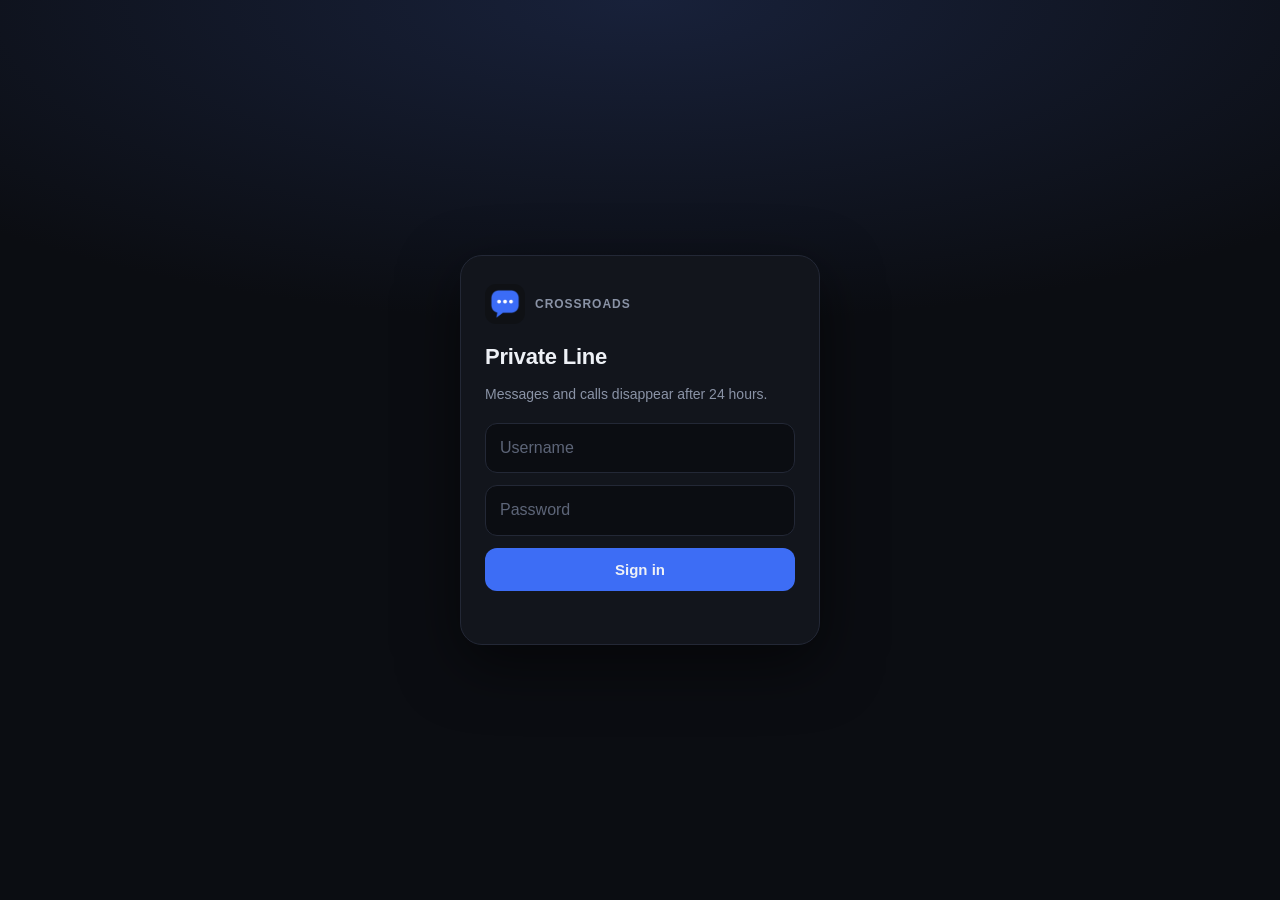
<file: index.html>
<!doctype html>
<html lang="en">
<head>
<meta charset="utf-8">
<meta name="viewport" content="width=device-width, initial-scale=1">
<meta name="robots" content="noindex, nofollow">
<meta http-equiv="refresh" content="0; url=/messaging/">
<title>Crossroads Private Line</title>
<link rel="icon" href="data:,">
</head>
<body>
<p><a href="/messaging/">Open Crossroads Private Line</a></p>
</body>
</html>
</file>
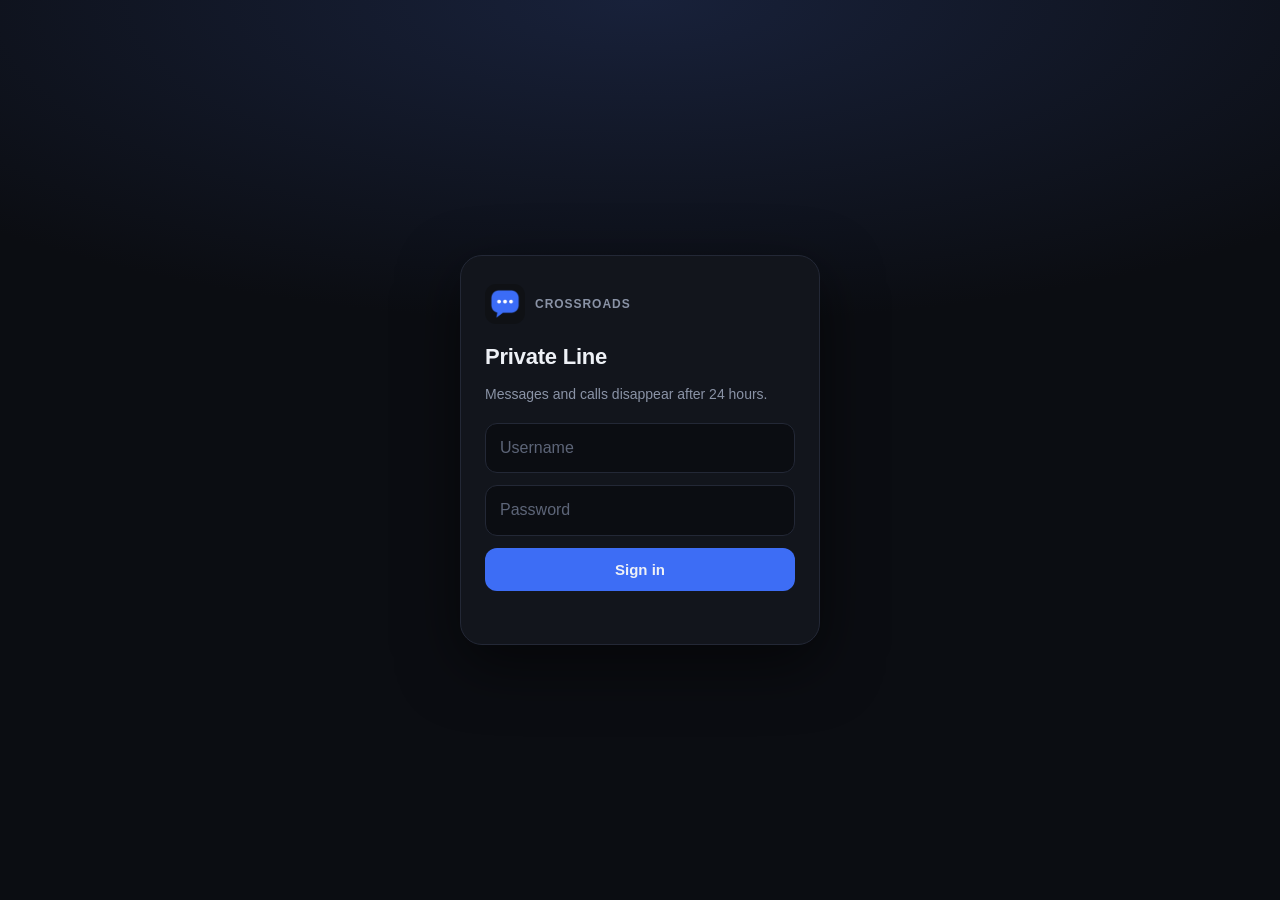
<file: messaging/index.html>
<!doctype html>
<html lang="en">
<head>
<meta charset="utf-8">
<meta name="viewport" content="width=device-width, initial-scale=1, viewport-fit=cover">
<meta http-equiv="Content-Security-Policy" content="default-src 'self'; script-src 'self' 'unsafe-inline' https://cdn.jsdelivr.net; style-src 'self' 'unsafe-inline'; img-src 'self' data: blob:; media-src 'self' blob: mediastream:; connect-src 'self' https://xppyedslhbrnqnymaaxb.supabase.co wss://xppyedslhbrnqnymaaxb.supabase.co https://0.peerjs.com wss://0.peerjs.com; worker-src 'self'; manifest-src 'self'; frame-ancestors 'none'; base-uri 'none'; form-action 'none'">
<script>
  // Opened as /messaging (no slash)? Reload as /messaging/ so every file loads from the right folder.
  if (!location.pathname.endsWith('/') && !/\.[a-z]+$/i.test(location.pathname)) location.replace(location.pathname + '/' + location.search + location.hash);
</script>
<title>Crossroads Private Line</title>
<link rel="manifest" href="/messaging/manifest.json">
<link rel="icon" href="/messaging/icon-192.png">
<link rel="apple-touch-icon" href="/messaging/apple-touch-icon.png">
<meta name="theme-color" content="#0f1115">
<meta name="mobile-web-app-capable" content="yes">
<meta name="apple-mobile-web-app-capable" content="yes">
<meta name="apple-mobile-web-app-status-bar-style" content="black-translucent">
<meta name="apple-mobile-web-app-title" content="Private Line">
<style>
  :root{--bg:#0b0d12;--panel:#12151c;--raise:#1a1e27;--line:#232836;--text:#eef1f6;--muted:#8a93a6;--faint:#5d6578;
        --me:#3d6df5;--me2:#5b84ff;--them:#1e2330;--accent:#3d6df5;--danger:#e5484d;--ok:#2fb36d;
        --st:env(safe-area-inset-top,0px);--sb:env(safe-area-inset-bottom,0px)}
  *{box-sizing:border-box;-webkit-tap-highlight-color:transparent}
  html,body{margin:0;height:100%;background:var(--bg);color:var(--text);font:15px/1.4 -apple-system,BlinkMacSystemFont,"SF Pro Text","Segoe UI",Roboto,sans-serif;-webkit-font-smoothing:antialiased}
  button{font:inherit;cursor:pointer;border:0;border-radius:12px;padding:11px 14px;background:var(--raise);color:var(--text);transition:background .15s,transform .1s,opacity .15s}
  button:active:not(:disabled){transform:scale(.97)}
  button.primary{background:var(--accent);font-weight:600} button.danger{background:var(--danger)} button.ok{background:var(--ok)}
  button.ghost{background:transparent;color:var(--muted)}
  button:disabled{opacity:.35;cursor:default}
  button:focus-visible,input:focus-visible{outline:2px solid var(--me2);outline-offset:2px}
  input{font:inherit;font-size:16px;width:100%;padding:13px 14px;border-radius:12px;border:1px solid var(--line);background:var(--bg);color:var(--text);transition:border-color .15s}
  input:focus{border-color:var(--accent);outline:none}
  input::placeholder{color:var(--faint)}
  svg{width:20px;height:20px;fill:none;stroke:currentColor;stroke-width:2;stroke-linecap:round;stroke-linejoin:round;display:block}
  .hidden{display:none!important}

  /* sign-in and small forms */
  .screen{min-height:100%;display:grid;place-items:center;padding:calc(16px + var(--st)) 16px calc(16px + var(--sb));
          background:radial-gradient(120% 60% at 50% 0%,#18213a 0%,var(--bg) 60%)}
  .card{width:100%;max-width:360px;background:var(--panel);border:1px solid var(--line);padding:28px 24px;border-radius:22px;display:grid;gap:12px;box-shadow:0 20px 60px #0008}
  .card h1{margin:0;font-size:22px;letter-spacing:-.01em} .card p{margin:0 0 6px;color:var(--muted);font-size:14px}
  .brand{display:flex;align-items:center;gap:10px;margin-bottom:6px;color:var(--muted);font-size:12px;letter-spacing:.08em;text-transform:uppercase;font-weight:600}
  .brand img{width:40px;height:40px;border-radius:11px}
  .err{color:#ff7a7e;font-size:13px;min-height:1em}

  /* avatars */
  .av{--h:220;flex:none;width:42px;height:42px;border-radius:50%;display:grid;place-items:center;font-weight:700;font-size:17px;color:#fff;
      background:linear-gradient(140deg,hsl(var(--h) 70% 58%),hsl(calc(var(--h) + 30) 65% 42%))}
  .av.sm{width:34px;height:34px;font-size:14px}

  /* app shell */
  #app{display:grid;grid-template-columns:320px 1fr;height:100dvh}
  #side{background:var(--panel);border-right:1px solid var(--line);display:flex;flex-direction:column;min-height:0;position:relative}
  #side header{padding:calc(14px + var(--st)) 12px 12px 16px;display:flex;align-items:center;gap:12px}
  .who{flex:1;min-width:0} .who strong{display:block;font-size:17px;overflow:hidden;text-overflow:ellipsis;white-space:nowrap}
  .who small{color:var(--muted);font-size:12px}
  .icon{width:42px;height:42px;padding:0;border-radius:50%;display:grid;place-items:center;background:transparent;color:var(--text)}
  .icon:hover:not(:disabled){background:var(--raise)}
  .icon.red{color:#ff6b70}
  #menu{position:absolute;top:calc(60px + var(--st));right:12px;z-index:5;min-width:210px;background:var(--raise);border:1px solid var(--line);border-radius:14px;padding:6px;box-shadow:0 16px 40px #000a;display:grid}
  #menu button{background:transparent;text-align:left;padding:11px 12px;border-radius:9px;display:flex;align-items:center;gap:10px}
  #menu button:hover{background:#252b38} #menu hr{border:0;border-top:1px solid var(--line);margin:4px 2px}
  #menu #logout{color:#ff7a7e}
  .label{padding:8px 16px 6px;color:var(--faint);font-size:12px;font-weight:600;letter-spacing:.06em;text-transform:uppercase}
  .bar{margin:4px 12px 8px;padding:14px;border-radius:14px;background:linear-gradient(140deg,#1b2540,#161b28);border:1px solid #26314d;font-size:13px;color:#c3cad8;display:grid;gap:8px}
  .bar b{font-size:14px;color:var(--text)} .bar button{justify-self:start;padding:8px 14px}
  #contacts{overflow:auto;flex:1;padding:0 8px}
  .contact{padding:10px;border-radius:14px;cursor:pointer;display:flex;align-items:center;gap:12px;transition:background .12s}
  .contact:hover{background:var(--raise)} .contact.active{background:#1c2335}
  .contact .nm{flex:1;min-width:0;font-weight:600;overflow:hidden;text-overflow:ellipsis;white-space:nowrap}
  .contact .nm small{display:block;font-weight:400;color:var(--muted);font-size:12px}
  .contact.unread .nm small{color:var(--me2)}
  .contact .dot{width:10px;height:10px;border-radius:50%;background:var(--me2);box-shadow:0 0 0 3px #5b84ff33}
  #ver{padding:10px 16px calc(10px + var(--sb));color:var(--faint);font-size:11px}

  /* conversation */
  #chat{display:flex;flex-direction:column;min-height:0;background:var(--bg)}
  #chat header{padding:calc(8px + var(--st)) 8px 8px;border-bottom:1px solid var(--line);display:flex;align-items:center;gap:4px;background:#0e1118e6;backdrop-filter:blur(12px)}
  #chat header .name{flex:1;min-width:0;font-weight:600;font-size:16px;overflow:hidden;text-overflow:ellipsis;white-space:nowrap;margin-left:6px}
  #chatAv{margin-left:4px}
  #back{display:none}
  #timeline{flex:1;overflow:auto;padding:16px 14px;display:flex;flex-direction:column;gap:3px;-webkit-overflow-scrolling:touch}
  .bubble{max-width:min(78%,520px);padding:9px 13px 7px;border-radius:20px;background:var(--them);white-space:pre-wrap;word-wrap:break-word;align-self:flex-start;margin-top:5px}
  .bubble.me{align-self:flex-end;background:linear-gradient(160deg,var(--me2),var(--me))}
  .bubble.cont{margin-top:0}
  .bubble:not(.me){border-bottom-left-radius:6px} .bubble.me{border-bottom-right-radius:6px}
  .bubble .meta{font-size:11px;opacity:.6;margin-top:3px;text-align:right}
  .sys{align-self:center;color:var(--muted);font-size:12px;padding:6px 12px;margin:10px 0;background:var(--panel);border:1px solid var(--line);border-radius:999px;display:flex;align-items:center;gap:6px}
  .sys svg{width:14px;height:14px}
  .sys.missed{color:#ff8a8e}
  .empty{margin:auto;color:var(--muted);text-align:center;padding:24px;max-width:300px;line-height:1.5}
  .empty svg{width:40px;height:40px;margin:0 auto 10px;color:var(--faint);stroke-width:1.5}
  #composer{display:flex;gap:8px;align-items:center;padding:10px 12px calc(10px + var(--sb));border-top:1px solid var(--line);background:var(--bg)}
  #msg{border-radius:999px;padding:12px 18px;background:var(--panel)}
  #sendBtn{width:46px;height:46px;flex:none;padding:0;border-radius:50%;display:grid;place-items:center}

  /* call screen */
  #callUI{position:fixed;inset:0;background:radial-gradient(100% 70% at 50% 20%,#1a2547 0%,#07090ef7 70%);display:grid;place-items:center;z-index:10;padding:calc(24px + var(--st)) 16px calc(24px + var(--sb));backdrop-filter:blur(8px)}
  #callBox{width:100%;max-width:720px;display:grid;gap:10px;text-align:center}
  #callAvatar{width:112px;height:112px;border-radius:50%;background:linear-gradient(140deg,var(--me2),#7c4dff);margin:0 auto 8px;display:grid;place-items:center;font-size:46px;font-weight:700}
  #callUI.ringing #callAvatar{animation:pulse 1.4s ease-in-out infinite}
  @keyframes pulse{0%,100%{box-shadow:0 0 0 0 #5b84ff77}50%{box-shadow:0 0 0 26px #5b84ff00}}
  #callTitle{font-size:26px;font-weight:600;letter-spacing:-.01em} #callStatus{color:var(--muted);min-height:1.4em}
  #callBox video{width:100%;background:#000;border-radius:18px;max-height:60vh}
  #localVideo{position:fixed;right:16px;bottom:calc(140px + var(--sb));width:110px!important;border-radius:14px!important;z-index:11;box-shadow:0 8px 24px #000a}
  #callBtns{display:flex;gap:22px;justify-content:center;flex-wrap:wrap;margin-top:22px}
  #callBtns button{background:transparent;padding:0;display:grid;justify-items:center;gap:8px;font-size:13px;color:#c9d0de;min-width:72px}
  #callBtns button::before{content:"";width:66px;height:66px;border-radius:50%;background:#ffffff1f center/28px no-repeat}
  #callBtns button.danger::before{background-color:var(--danger)} #callBtns button.ok::before{background-color:var(--ok)}
  #callBtns #declineBtn::before,#callBtns #hangBtn::before{background-image:url("data:image/svg+xml,%3Csvg xmlns='http://www.w3.org/2000/svg' viewBox='0 0 24 24' fill='none' stroke='white' stroke-width='2' stroke-linecap='round' stroke-linejoin='round'%3E%3Cpath d='M3 15.5c5-4.7 13-4.7 18 0l-2.4 2.6-3.6-1.7v-2.8c-2-.7-4-.7-6 0v2.8L5.4 18z'/%3E%3C/svg%3E")}
  #callBtns #answerBtn::before{background-image:url("data:image/svg+xml,%3Csvg xmlns='http://www.w3.org/2000/svg' viewBox='0 0 24 24' fill='none' stroke='white' stroke-width='2' stroke-linecap='round' stroke-linejoin='round'%3E%3Cpath d='M22 16.9v3a2 2 0 0 1-2.2 2 19.8 19.8 0 0 1-8.6-3.1 19.5 19.5 0 0 1-6-6A19.8 19.8 0 0 1 2.1 4.2 2 2 0 0 1 4.1 2h3a2 2 0 0 1 2 1.7c.1 1 .4 1.9.7 2.8a2 2 0 0 1-.5 2.1L8 9.9a16 16 0 0 0 6 6l1.3-1.3a2 2 0 0 1 2.1-.4c.9.3 1.8.6 2.8.7a2 2 0 0 1 1.7 2z'/%3E%3C/svg%3E")}
  #callBtns #muteBtn::before{background-image:url("data:image/svg+xml,%3Csvg xmlns='http://www.w3.org/2000/svg' viewBox='0 0 24 24' fill='none' stroke='white' stroke-width='2' stroke-linecap='round' stroke-linejoin='round'%3E%3Crect x='9' y='2' width='6' height='12' rx='3'/%3E%3Cpath d='M5 10v1a7 7 0 0 0 14 0v-1M12 18v4'/%3E%3C/svg%3E")}
  #callBtns #camBtn::before{background-image:url("data:image/svg+xml,%3Csvg xmlns='http://www.w3.org/2000/svg' viewBox='0 0 24 24' fill='none' stroke='white' stroke-width='2' stroke-linecap='round' stroke-linejoin='round'%3E%3Crect x='2' y='6' width='14' height='12' rx='2'/%3E%3Cpath d='M16 10l6-3v10l-6-3z'/%3E%3C/svg%3E")}
  #callBtns button.on::before{background-color:#111;filter:invert(1)}
  @media (max-width:720px){
    #app{grid-template-columns:1fr}
    #app.in-chat #side{display:none} #app:not(.in-chat) #chat{display:none}
    #back{display:grid}
  }
  @media (prefers-reduced-motion:reduce){*{animation:none!important;transition:none!important}}
</style>
</head>
<body>

<section id="login" class="screen">
  <form id="loginForm" class="card">
    <div class="brand"><img src="/messaging/icon-192.png" alt="">Crossroads</div>
    <h1>Private Line</h1>
    <p>Messages and calls disappear after 24 hours.</p>
    <input id="u" placeholder="Username" autocomplete="username" autocapitalize="none" autocorrect="off" required>
    <input id="p" type="password" placeholder="Password" autocomplete="current-password" required>
    <button class="primary" type="submit">Sign in</button>
    <div class="err" id="loginErr"></div>
  </form>
</section>

<section id="reset" class="screen hidden">
  <form id="resetForm" class="card">
    <h1>Set a new password</h1>
    <input id="np1" type="password" placeholder="New password (8+ characters)" autocomplete="new-password" minlength="8" required>
    <input id="np2" type="password" placeholder="Type it again" autocomplete="new-password" minlength="8" required>
    <button class="primary" type="submit">Save password</button>
    <button type="button" class="ghost" id="resetCancel">Cancel</button>
    <div class="err" id="resetErr"></div>
  </form>
</section>

<section id="rename" class="screen hidden">
  <form id="renameForm" class="card">
    <h1>Your name</h1>
    <p>This is how you show up for everyone else. Signing in still uses your username.</p>
    <input id="newName" type="text" placeholder="First name" autocomplete="given-name" maxlength="40" required>
    <button class="primary" type="submit">Save name</button>
    <button type="button" class="ghost" id="renameCancel">Cancel</button>
    <div class="err" id="renameErr"></div>
  </form>
</section>

<section id="phone" class="screen hidden">
  <form id="phoneForm" class="card">
    <h1>Ring my phone</h1>
    <p>If you don&rsquo;t answer a call in the app within a few seconds, your phone rings like a normal call and tells you who&rsquo;s calling. Open Private Line to answer. Only you can see this number.</p>
    <input id="phoneNum" type="tel" placeholder="(812) 555-0123" autocomplete="tel" inputmode="tel" maxlength="20">
    <button class="primary" type="submit">Save number</button>
    <button type="button" class="ghost" id="phoneRemove">Turn off phone ringing</button>
    <button type="button" class="ghost" id="phoneCancel">Cancel</button>
    <div class="err" id="phoneErr"></div>
  </form>
</section>

<section id="app" class="hidden">
  <aside id="side">
    <header>
      <div class="av" id="meAv"></div>
      <div class="who"><strong id="meName"></strong><small>Your line</small></div>
      <button class="icon" id="menuBtn" aria-label="Menu" aria-haspopup="true" aria-expanded="false"><svg viewBox="0 0 24 24"><circle cx="5" cy="12" r="1.2"/><circle cx="12" cy="12" r="1.2"/><circle cx="19" cy="12" r="1.2"/></svg></button>
    </header>
    <div id="menu" class="hidden" role="menu">
      <button id="courierBtn" role="menuitem" class="hidden">Courier jobs</button>
      <button id="alertsBtn" role="menuitem">Alerts</button>
      <button id="phoneBtn" role="menuitem">Ring my phone</button>
      <button id="nameBtn" role="menuitem">Change name</button>
      <button id="pwBtn" role="menuitem">Change password</button>
      <hr>
      <button id="logout" role="menuitem">Sign out</button>
    </div>
    <div id="installBar" class="bar hidden"></div>
    <div id="alertBar" class="bar hidden"></div>
    <div class="label">Lines</div>
    <div id="contacts"></div>
    <div id="ver">Private Line <span id="appVer"></span> · alerts: <span id="alertState">checking…</span></div>
  </aside>
  <main id="chat">
    <header>
      <button class="icon" id="back" aria-label="Back"><svg viewBox="0 0 24 24"><path d="M15 18l-6-6 6-6"/></svg></button>
      <div class="av sm hidden" id="chatAv"></div>
      <span class="name" id="chatName">Pick a line</span>
      <button class="icon" id="callBtn" disabled aria-label="Voice call" title="Voice call"><svg viewBox="0 0 24 24"><path d="M22 16.9v3a2 2 0 0 1-2.2 2 19.8 19.8 0 0 1-8.6-3.1 19.5 19.5 0 0 1-6-6A19.8 19.8 0 0 1 2.1 4.2 2 2 0 0 1 4.1 2h3a2 2 0 0 1 2 1.7c.1 1 .4 1.9.7 2.8a2 2 0 0 1-.5 2.1L8 9.9a16 16 0 0 0 6 6l1.3-1.3a2 2 0 0 1 2.1-.4c.9.3 1.8.6 2.8.7a2 2 0 0 1 1.7 2z"/></svg></button>
      <button class="icon" id="videoBtn" disabled aria-label="Video call" title="Video call"><svg viewBox="0 0 24 24"><rect x="2" y="6" width="14" height="12" rx="2"/><path d="M16 10l6-3v10l-6-3z"/></svg></button>
      <button class="icon red" id="clearBtn" disabled aria-label="Wipe conversation" title="Delete this conversation for both of you now"><svg viewBox="0 0 24 24"><path d="M3 6h18M8 6V4h8v2M6 6l1 14h10l1-14M10 11v5M14 11v5"/></svg></button>
    </header>
    <div id="timeline"><div class="empty"><svg viewBox="0 0 24 24"><path d="M21 15a2 2 0 0 1-2 2H7l-4 4V5a2 2 0 0 1 2-2h14a2 2 0 0 1 2 2z"/></svg>Choose someone to start.</div></div>
    <form id="composer">
      <input id="msg" placeholder="Message" autocomplete="off" enterkeyhint="send" disabled>
      <button class="primary" id="sendBtn" disabled aria-label="Send"><svg viewBox="0 0 24 24"><path d="M12 19V5M5 12l7-7 7 7"/></svg></button>
    </form>
  </main>
</section>

<div id="callUI" class="hidden">
  <div id="callBox">
    <div id="callAvatar"></div>
    <div id="callTitle"></div>
    <div id="callStatus"></div>
    <video id="remoteVideo" autoplay playsinline></video>
    <video id="localVideo" autoplay playsinline muted></video>
    <div id="callBtns">
      <button class="danger" id="declineBtn">Decline</button>
      <button class="ok" id="answerBtn">Answer</button>
      <button id="muteBtn">Mute</button>
      <button id="camBtn">Camera off</button>
      <button class="danger" id="hangBtn">End</button>
    </div>
  </div>
</div>

<script src="/messaging/supabase.min.js"></script>
<script src="/messaging/peerjs.min.js"></script>
<script>
  // Backup copy of the sign-in library if the local one didn't load
  if (typeof supabase === 'undefined') document.write('<script src="https://cdn.jsdelivr.net/npm/@supabase/supabase-js@2.75.0/dist/umd/supabase.min.js"><\/script>');
  // Backup copy of the calling library if the local one didn't load
  if (typeof Peer === 'undefined') document.write('<script src="https://cdn.jsdelivr.net/npm/peerjs@1.5.4/dist/peerjs.min.js"><\/script>');
</script>
<script>
/* ===== SETTINGS — Supabase project URL + publishable key (safe to be public) ===== */
const SUPABASE_URL      = 'https://xppyedslhbrnqnymaaxb.supabase.co';
const SUPABASE_ANON_KEY = 'sb_publishable_m_BQ-HC1v3-JANssdXJRlA_9TphYPCM';
const LOGIN_DOMAIN      = 'crossroadsweddingco.shop'; // users are created as username@this-domain (full email also works)
/* ================================================================================= */

const APP_VERSION = 'v14';
const DAY = 24 * 60 * 60 * 1000;
const RING_MS = 60000;
const PEER_PREFIX = 'crwco-line-';
if (typeof supabase === 'undefined') {
  // Without the library nothing below can run, and the Sign in button would do nothing at all. Say so instead.
  document.getElementById('loginForm').onsubmit = e => { e.preventDefault(); document.getElementById('loginErr').textContent = 'Couldn\u2019t load the app. Check your connection and reload.'; };
  throw new Error('supabase-js failed to load');
}
const sb = supabase.createClient(SUPABASE_URL, SUPABASE_ANON_KEY);
const $ = id => document.getElementById(id);
$('appVer').textContent = APP_VERSION;
// Avatar: first letter on a color picked from the person's id, so each line keeps its color.
function avatar(el, p) {
  if (!el || !p) return;
  let h = 0; for (const ch of String(p.id)) h = (h * 31 + ch.charCodeAt(0)) % 360;
  el.style.setProperty('--h', h); el.textContent = (p.display_name || '?').trim().slice(0, 1).toUpperCase();
}
// Header menu (Alerts, Change name, Change password, Sign out)
function closeMenu() { $('menu').classList.add('hidden'); $('menuBtn').setAttribute('aria-expanded', 'false'); }
$('menuBtn').onclick = e => {
  e.stopPropagation();
  const open = $('menu').classList.toggle('hidden') === false;
  $('menuBtn').setAttribute('aria-expanded', String(open));
};
$('menu').addEventListener('click', closeMenu);
document.addEventListener('click', e => { if (!$('menu').contains(e.target) && e.target !== $('menuBtn')) closeMenu(); });
document.addEventListener('keydown', e => { if (e.key === 'Escape') closeMenu(); });
const IOS = /iPhone|iPad|iPod/.test(navigator.userAgent) || (navigator.platform === 'MacIntel' && navigator.maxTouchPoints > 1);
const STANDALONE = matchMedia('(display-mode: standalone)').matches || navigator.standalone === true;
const params = new URLSearchParams(location.search);

let me = null, lines = {}, activeId = null, msgs = [], calls = [], unread = new Set();
let peer = null;
let cur = null; // {id, role:'caller'|'callee', kind, other, local, peerCall, answeredHere, connected, timer}
let swReg = null;

/* ---------- service worker (installable app + push) ---------- */
if ('serviceWorker' in navigator) {
  navigator.serviceWorker.register('/messaging/sw.js', { scope: '/messaging/' }).then(r => swReg = r).catch(e => console.warn('sw', e));
}

/* ---------- auth ---------- */
$('loginForm').onsubmit = async e => {
  e.preventDefault(); $('loginErr').textContent = ''; unlockAudio();
  const btn = $('loginForm').querySelector('button[type=submit]');
  if (btn.disabled) return;
  btn.disabled = true; btn.textContent = 'Signing in\u2026';
  try {
    const u = $('u').value.trim().toLowerCase();
    const email = u.includes('@') ? u : u + '@' + LOGIN_DOMAIN;
    const { error } = await sb.auth.signInWithPassword({ email, password: $('p').value });
    if (error) $('loginErr').textContent = error.status === 400 ? 'Wrong username or password.' : 'Couldn\u2019t reach the server. Check your connection and try again.';
  } catch (err) {
    $('loginErr').textContent = 'Sign in failed: ' + (err && err.message || err);
  } finally {
    btn.disabled = false; btn.textContent = 'Sign in';
  }
};
$('logout').onclick = async () => {
  try {
    const sub = swReg && await swReg.pushManager.getSubscription();
    if (sub) { await sb.rpc('remove_push_subscription', { p_endpoint: sub.endpoint }); await sub.unsubscribe(); }
  } catch {}
  destroyPeer(); await sb.auth.signOut(); location.replace(location.pathname);
};

/* password reset / change */
let recovering = /type=recovery/.test(location.hash);
function showReset() {
  $('login').classList.add('hidden'); $('app').classList.add('hidden');
  $('reset').classList.remove('hidden'); $('resetErr').textContent = ''; $('np1').focus();
}
$('pwBtn').onclick = showReset;
$('resetCancel').onclick = () => {
  $('reset').classList.add('hidden');
  (me ? $('app') : $('login')).classList.remove('hidden');
};
$('resetForm').onsubmit = async e => {
  e.preventDefault();
  if ($('np1').value !== $('np2').value) { $('resetErr').textContent = "Passwords don't match."; return; }
  const { error } = await sb.auth.updateUser({ password: $('np1').value });
  if (error) { $('resetErr').textContent = error.message; return; }
  $('np1').value = $('np2').value = ''; recovering = false;
  history.replaceState(null, '', location.pathname);
  $('reset').classList.add('hidden');
  const { data } = await sb.auth.getSession();
  if (me) $('app').classList.remove('hidden'); else if (data.session) start(data.session.user.id);
};

/* change your own display name */
$('nameBtn').onclick = () => {
  $('app').classList.add('hidden'); $('rename').classList.remove('hidden');
  $('renameErr').textContent = ''; $('newName').value = me.display_name; $('newName').focus();
};
$('renameCancel').onclick = () => { $('rename').classList.add('hidden'); $('app').classList.remove('hidden'); };
$('renameForm').onsubmit = async e => {
  e.preventDefault();
  const name = $('newName').value.replace(/\s+/g, ' ').trim();
  if (!name || name.length > 40) { $('renameErr').textContent = 'Use 1 to 40 characters.'; return; }
  const { data, error } = await sb.from('profiles').update({ display_name: name }).eq('id', me.id).select().single();
  if (error) { $('renameErr').textContent = 'Couldn’t save: ' + error.message; return; }
  lines[me.id] = me = data; $('meName').textContent = me.display_name; avatar($('meAv'), me);
  $('rename').classList.add('hidden'); $('app').classList.remove('hidden');
};
/* ring my phone: the number Twilio dials when an in-app call isn't answered */
// US numbers can be typed any way; anything else must start with + and a country code.
function toE164(v) {
  const d = v.replace(/[^\d+]/g, '');
  if (/^\+[1-9]\d{7,14}$/.test(d)) return d;
  const n = d.replace(/\D/g, '');
  if (n.length === 10) return '+1' + n;
  if (n.length === 11 && n[0] === '1') return '+' + n;
  return null;
}
function closePhone() { $('phone').classList.add('hidden'); $('app').classList.remove('hidden'); }
$('phoneBtn').onclick = async () => {
  $('app').classList.add('hidden'); $('phone').classList.remove('hidden');
  $('phoneErr').textContent = ''; $('phoneNum').value = '';
  const { data, error } = await sb.rpc('get_my_phone');
  if (error) { $('phoneErr').textContent = 'Phone ringing isn\u2019t set up yet: ' + error.message; return; }
  $('phoneNum').value = data || ''; $('phoneRemove').classList.toggle('hidden', !data); $('phoneNum').focus();
};
$('phoneCancel').onclick = closePhone;
$('phoneRemove').onclick = async () => {
  const { error } = await sb.rpc('set_my_phone', { p_phone: null });
  if (error) { $('phoneErr').textContent = 'Couldn\u2019t save: ' + error.message; return; }
  closePhone();
};
$('phoneForm').onsubmit = async e => {
  e.preventDefault();
  const num = toE164($('phoneNum').value);
  if (!num) { $('phoneErr').textContent = 'Enter a 10-digit US number, or + and the country code.'; return; }
  const { error } = await sb.rpc('set_my_phone', { p_phone: num });
  if (error) { $('phoneErr').textContent = 'Couldn\u2019t save: ' + error.message; return; }
  closePhone();
};
// Pick up name changes and newly added lines without a reload.
async function refreshLines() {
  if (!me) return;
  const { data } = await sb.from('profiles').select('*').order('display_name');
  if (!data) return;
  lines = {}; data.forEach(p => lines[p.id] = p);
  if (lines[me.id]) { me = lines[me.id]; $('meName').textContent = me.display_name; avatar($('meAv'), me); }
  renderContacts();
  if (activeId && lines[activeId]) { $('chatName').textContent = lines[activeId].display_name; avatar($('chatAv'), lines[activeId]); }
}

sb.auth.onAuthStateChange((evt, session) => {
  setTimeout(() => { // never call Supabase from inside this callback
    if (evt === 'PASSWORD_RECOVERY') { recovering = true; showReset(); return; }
    if (recovering) return;
    if (session && !me) start(session.user.id);
    if (!session && !me) { $('login').classList.remove('hidden'); $('app').classList.add('hidden'); }
  }, 0);
});

async function start(uid) {
  if (me) return;
  // Senders, receivers and stores use the courier portal. Only internal lines stay here.
  // If the courier database isn't set up yet this call fails and nothing changes.
  try {
    const { data: cc } = await sb.rpc('cc_me');
    if (cc) {
      if (['client', 'store', 'pending'].includes(cc.role)) { location.replace('/messaging/courier.html'); return; }
      $('courierBtn').classList.remove('hidden');
      $('courierBtn').onclick = () => { location.href = '/messaging/courier.html'; };
    }
  } catch {}
  const { data, error } = await sb.from('profiles').select('*').order('display_name');
  if (error) { alert('Could not load lines: ' + error.message); return; }
  data.forEach(p => lines[p.id] = p);
  me = lines[uid];
  if (!me) { alert('This login has no line yet.'); return; }
  $('meName').textContent = me.display_name; avatar($('meAv'), me);
  $('login').classList.add('hidden'); $('app').classList.remove('hidden');
  // Each step is isolated so one failure (e.g. on a phone) can't stop the others.
  for (const [name, fn] of [['contacts', renderContacts], ['live', subscribe], ['calls', startPeer], ['alerts', () => setupPush(false)], ['install', renderInstall]]) {
    try { const r = fn(); if (r && r.catch) r.catch(e => showErr(name, e)); } catch (e) { showErr(name, e); }
  }
  setInterval(prune, 30000);
  closeNotifications();
  // Opened from a notification?
  const withId = params.get('with');
  if (withId && lines[withId]) openChat(withId);
  checkRinging();
  history.replaceState(null, '', location.pathname);
}

/* ---------- contacts ---------- */
function renderContacts() {
  const box = $('contacts'); box.innerHTML = '';
  Object.values(lines).filter(p => p.id !== me.id).forEach(p => {
    const el = document.createElement('div');
    const isUnread = unread.has(p.id);
    el.className = 'contact' + (p.id === activeId ? ' active' : '') + (isUnread ? ' unread' : '');
    const av = document.createElement('div'); av.className = 'av'; avatar(av, p);
    const n = document.createElement('div'); n.className = 'nm'; n.textContent = p.display_name;
    const sub = document.createElement('small'); sub.textContent = isUnread ? 'New activity' : 'Message or call'; n.append(sub);
    el.append(av, n);
    if (isUnread) { const d = document.createElement('span'); d.className = 'dot'; el.append(d); }
    el.onclick = () => openChat(p.id);
    box.append(el);
  });
  if (!box.children.length) box.innerHTML = '<div class="empty">No other lines yet.</div>';
}

async function openChat(id) {
  activeId = id; unread.delete(id);
  $('app').classList.add('in-chat');
  $('chatName').textContent = lines[id].display_name;
  avatar($('chatAv'), lines[id]); $('chatAv').classList.remove('hidden');
  ['callBtn', 'videoBtn', 'clearBtn', 'msg', 'sendBtn'].forEach(b => $(b).disabled = false);
  renderContacts();
  const pair = `and(sender.eq.${me.id},recipient.eq.${id}),and(sender.eq.${id},recipient.eq.${me.id})`;
  const cpair = `and(caller.eq.${me.id},callee.eq.${id}),and(caller.eq.${id},callee.eq.${me.id})`;
  const [m, c] = await Promise.all([
    sb.from('messages').select('*').or(pair).order('created_at'),
    sb.from('calls').select('*').or(cpair).order('started_at'),
  ]);
  if (activeId !== id) return;
  msgs = m.data || []; calls = c.data || [];
  render(true);
}
$('back').onclick = () => { $('app').classList.remove('in-chat'); activeId = null; renderContacts(); };

/* ---------- timeline ---------- */
function left(ts) {
  const ms = new Date(ts).getTime() + DAY - Date.now();
  if (ms <= 0) return 'gone';
  const h = Math.floor(ms / 3600000), m = Math.floor(ms % 3600000 / 60000);
  return h ? `${h}h left` : `${m}m left`;
}
const clock = ts => new Date(ts).toLocaleTimeString([], { hour: 'numeric', minute: '2-digit' });
function callText(c) {
  const kind = c.kind === 'video' ? 'Video call' : 'Voice call';
  const out = c.caller === me.id;
  if (c.status === 'ringing') return `${kind} ringing…`;
  if (c.status === 'missed') return out ? `${kind}, no answer` : `Missed ${kind.toLowerCase()}`;
  if (c.status === 'declined') return `${kind} declined`;
  if (c.answered_at && c.ended_at) {
    const s = Math.max(0, Math.round((new Date(c.ended_at) - new Date(c.answered_at)) / 1000));
    return `${kind} · ${Math.floor(s / 60)}m ${s % 60}s`;
  }
  return kind;
}
function render(scroll) {
  const tl = $('timeline');
  const atBottom = tl.scrollHeight - tl.scrollTop - tl.clientHeight < 80;
  tl.innerHTML = '';
  const items = [...msgs.map(x => ({ t: x.created_at, m: x })), ...calls.map(x => ({ t: x.started_at, c: x }))]
    .filter(i => Date.now() - new Date(i.t) < DAY).sort((a, b) => new Date(a.t) - new Date(b.t));
  if (!items.length) { tl.innerHTML = '<div class="empty"><svg viewBox="0 0 24 24"><path d="M21 15a2 2 0 0 1-2 2H7l-4 4V5a2 2 0 0 1 2-2h14a2 2 0 0 1 2 2z"/></svg>Nothing here yet. Everything is wiped 24 hours after it’s sent.</div>'; return; }
  let prev = null;
  for (const i of items) {
    const el = document.createElement('div');
    if (i.m) {
      const cont = prev && prev.m && prev.m.sender === i.m.sender && new Date(i.t) - new Date(prev.t) < 120000;
      el.className = 'bubble' + (i.m.sender === me.id ? ' me' : '') + (cont ? ' cont' : '');
      el.textContent = i.m.body;
      const meta = document.createElement('div'); meta.className = 'meta';
      meta.textContent = `${clock(i.t)} · ${left(i.t)}`; el.append(meta);
    } else {
      el.className = 'sys' + (i.c.status === 'missed' && i.c.callee === me.id ? ' missed' : '');
      el.innerHTML = i.c.kind === 'video' ? '<svg viewBox="0 0 24 24"><rect x="2" y="6" width="14" height="12" rx="2"/><path d="M16 10l6-3v10l-6-3z"/></svg>' : '<svg viewBox="0 0 24 24"><path d="M22 16.9v3a2 2 0 0 1-2.2 2 19.8 19.8 0 0 1-8.6-3.1 19.5 19.5 0 0 1-6-6A19.8 19.8 0 0 1 2.1 4.2 2 2 0 0 1 4.1 2h3a2 2 0 0 1 2 1.7c.1 1 .4 1.9.7 2.8a2 2 0 0 1-.5 2.1L8 9.9a16 16 0 0 0 6 6l1.3-1.3a2 2 0 0 1 2.1-.4c.9.3 1.8.6 2.8.7a2 2 0 0 1 1.7 2z"/></svg>';
      el.append(`${callText(i.c)} · ${clock(i.t)}`);
    }
    tl.append(el); prev = i;
  }
  if (scroll || atBottom) tl.scrollTop = tl.scrollHeight;
}
function prune() {
  msgs = msgs.filter(x => Date.now() - new Date(x.created_at) < DAY);
  calls = calls.filter(x => Date.now() - new Date(x.started_at) < DAY);
  if (activeId) render(false);
}

/* ---------- sending ---------- */
$('composer').onsubmit = async e => {
  e.preventDefault();
  const body = $('msg').value.trim(); if (!body || !activeId) return;
  $('msg').value = '';
  const { data, error } = await sb.from('messages').insert({ recipient: activeId, body }).select().single();
  if (error) { alert('Not sent: ' + error.message); $('msg').value = body; return; }
  if (!msgs.some(x => x.id === data.id)) { msgs.push(data); render(true); }
};
$('clearBtn').onclick = async () => {
  if (!activeId || !confirm(`Delete this whole conversation with ${lines[activeId].display_name} for both of you, right now?`)) return;
  const pair = `and(sender.eq.${me.id},recipient.eq.${activeId}),and(sender.eq.${activeId},recipient.eq.${me.id})`;
  const cpair = `and(caller.eq.${me.id},callee.eq.${activeId}),and(caller.eq.${activeId},callee.eq.${me.id})`;
  await Promise.all([sb.from('messages').delete().or(pair), sb.from('calls').delete().or(cpair)]);
  msgs = []; calls = []; render(true);
};

/* ---------- realtime ---------- */
function subscribe() {
  sb.channel('inbox')
    .on('postgres_changes', { event: 'INSERT', schema: 'public', table: 'messages' }, ({ new: m }) => {
      const other = m.sender === me.id ? m.recipient : m.sender;
      if (other === activeId && !document.hidden) { if (!msgs.some(x => x.id === m.id)) { msgs.push(m); render(false); } }
      else if (m.sender !== me.id) {
        if (other === activeId && !msgs.some(x => x.id === m.id)) { msgs.push(m); render(false); }
        unread.add(other); renderContacts(); beep([880], 0.12);
      }
    })
    .on('postgres_changes', { event: 'DELETE', schema: 'public', table: 'messages' }, ({ old }) => {
      msgs = msgs.filter(x => x.id !== old.id); if (activeId) render(false);
    })
    .on('postgres_changes', { event: '*', schema: 'public', table: 'calls' }, ({ eventType, new: c, old }) => {
      if (eventType === 'DELETE') { calls = calls.filter(x => x.id !== old.id); if (activeId) render(false); return; }
      const other = c.caller === me.id ? c.callee : c.caller;
      if (other === activeId) { const i = calls.findIndex(x => x.id === c.id); i >= 0 ? calls[i] = c : calls.push(c); render(false); }
      else if (c.callee === me.id && c.status === 'missed') { unread.add(other); renderContacts(); }
      onCallRow(c);
    })
    .subscribe(status => { if (status === 'SUBSCRIBED') checkRinging(); });
}
// Catch calls that started while this device was asleep / reconnecting
async function checkRinging() {
  if (!me || cur) return;
  const since = new Date(Date.now() - RING_MS).toISOString();
  const { data } = await sb.from('calls').select('*').eq('callee', me.id).eq('status', 'ringing').gt('started_at', since).order('started_at', { ascending: false }).limit(1);
  if (data && data[0]) onCallRow(data[0]);
}
// Backup to live updates: during a call (and while the app is on screen) check the call's status every 2s,
// so a dropped live-update message can never leave a call stuck.
let polling = false;
setInterval(async () => {
  if (!me || polling || (!cur && document.hidden)) return;
  polling = true;
  try {
    if (cur && cur.id) {
      const { data } = await sb.from('calls').select('*').eq('id', cur.id).maybeSingle();
      if (data && cur && cur.id === data.id && data.status !== cur.lastSeen) { cur.lastSeen = data.status; dbg('status ' + data.status + ' (check)'); onCallRow(data); }
    } else await checkRinging();
  } catch {} finally { polling = false; }
}, 2000);
async function checkForUpdate() {
  try {
    const v = (await fetch('/messaging/version.txt', { cache: 'no-store' }).then(r => r.ok ? r.text() : '')).trim();
    if (v && v !== APP_VERSION && !cur) location.reload();
  } catch {}
}
checkForUpdate();
document.addEventListener('visibilitychange', () => {
  if (document.hidden) return;
  checkForUpdate();
  checkRinging(); closeNotifications(); refreshLines();
  if (me && !cur && peer && (peer.disconnected || !peer.open)) { destroyPeer(); startPeer(); }
});

/* ---------- sounds (ringtone, ringback) ---------- */
let actx = null, toneTimer = null;
function unlockAudio() {
  try {
    actx = actx || new (window.AudioContext || window.webkitAudioContext)();
    if (actx.state === 'suspended') actx.resume();
  } catch {}
}
['pointerdown', 'keydown', 'touchend'].forEach(ev => document.addEventListener(ev, unlockAudio, { passive: true }));
function beep(freqs, dur, vol = 0.22) {
  if (!actx || actx.state !== 'running') return;
  const t = actx.currentTime, g = actx.createGain();
  g.gain.setValueAtTime(0, t); g.gain.linearRampToValueAtTime(vol, t + 0.02);
  g.gain.setValueAtTime(vol, t + dur - 0.05); g.gain.linearRampToValueAtTime(0, t + dur);
  g.connect(actx.destination);
  freqs.forEach(f => { const o = actx.createOscillator(); o.frequency.value = f; o.connect(g); o.start(t); o.stop(t + dur); });
}
function startTone(type) {
  stopTone(); unlockAudio();
  const play = type === 'ring'
    ? () => { [0, 180, 360, 900, 1080, 1260].forEach(d => setTimeout(() => beep([1046, 1318], 0.14, 0.3), d)); navigator.vibrate && navigator.vibrate([500, 250, 500]); }
    : () => beep([440, 480], 1.6, 0.12); // ringback the caller hears
  play(); toneTimer = setInterval(play, type === 'ring' ? 2600 : 4000);
}
function stopTone() { clearInterval(toneTimer); toneTimer = null; navigator.vibrate && navigator.vibrate(0); }

/* ---------- push notifications ---------- */
const b64uToBytes = s => Uint8Array.from(atob(s.replace(/-/g, '+').replace(/_/g, '/') + '='.repeat((4 - s.length % 4) % 4)), c => c.charCodeAt(0));
async function setupPush(ask) {
  if (!('serviceWorker' in navigator) || !('PushManager' in window) || !('Notification' in window)) {
    return alertBar(IOS && !STANDALONE ? 'ios-install' : 'unsupported');
  }
  if (Notification.permission === 'denied') return alertBar('denied');
  if (Notification.permission !== 'granted') {
    if (!ask) return alertBar('off');
    const r = await Notification.requestPermission();
    if (r !== 'granted') return alertBar(r === 'denied' ? 'denied' : 'off');
  }
  try {
    const reg = swReg || await navigator.serviceWorker.ready;
    const { publicKey } = await fetch(SUPABASE_URL + '/functions/v1/push', { headers: { apikey: SUPABASE_ANON_KEY } }).then(r => r.json());
    let sub = await reg.pushManager.getSubscription();
    const keyNow = sub && sub.options && sub.options.applicationServerKey;
    if (sub && keyNow && btoa(String.fromCharCode(...new Uint8Array(keyNow))) !== btoa(String.fromCharCode(...b64uToBytes(publicKey)))) {
      await sub.unsubscribe(); sub = null;
    }
    if (!sub) sub = await reg.pushManager.subscribe({ userVisibleOnly: true, applicationServerKey: b64uToBytes(publicKey) });
    const j = sub.toJSON();
    const { error } = await sb.rpc('save_push_subscription', { p_endpoint: j.endpoint, p_p256dh: j.keys.p256dh, p_auth: j.keys.auth });
    if (error) throw error;
    alertBar('on');
  } catch (e) { console.warn('push', e); alertBar('error'); }
}
function showErr(where, e) {
  console.error(where, e);
  const b = $('alertBar'); b.classList.remove('hidden');
  const d = document.createElement('div'); d.style.color = 'var(--danger)';
  d.textContent = `Problem (${where}): ${e && e.message || e}`; b.append(d);
}
$('alertsBtn').onclick = () => setupPush(true);
function alertBar(state) {
  $('alertState').textContent = { on: 'on', off: 'off', denied: 'blocked', 'ios-install': 'needs Home Screen app', unsupported: 'not supported', error: 'error' }[state] || state;
  $('alertsBtn').textContent = state === 'on' ? 'Alerts are on' : 'Turn on alerts';
  const b = $('alertBar');
  const msg = {
    off: ['Turn on call alerts', 'Get a ring and notifications for calls and messages, even when this app is closed.', 'Turn on'],
    denied: ['Alerts are blocked', IOS ? 'Settings → Notifications → Private Line → Allow Notifications.' : 'Click the lock icon in the address bar → Notifications → Allow, then reload.', null],
    'ios-install': ['Install to get call alerts', 'On iPhone, alerts only work from the Home Screen app: tap Share, then “Add to Home Screen”, then open Private Line from your Home Screen.', null],
    unsupported: ['Alerts not supported here', 'This browser can’t receive alerts. Calls only ring while the app is open.', null],
    error: ['Couldn’t turn on alerts', 'Check your connection and try again.', 'Try again'],
  }[state];
  if (!msg) { b.classList.add('hidden'); return; }
  b.innerHTML = ''; b.classList.remove('hidden');
  const t = document.createElement('b'); t.textContent = msg[0];
  const d = document.createElement('div'); d.textContent = msg[1]; b.append(t, d);
  if (msg[2]) { const btn = document.createElement('button'); btn.className = 'primary'; btn.textContent = msg[2]; btn.onclick = () => setupPush(true); b.append(btn); }
}
async function closeNotifications() {
  try { const reg = swReg || await navigator.serviceWorker.getRegistration(); (await reg.getNotifications()).forEach(n => n.close()); } catch {}
}

/* ---------- install app ---------- */
let installEvt = null;
addEventListener('beforeinstallprompt', e => { e.preventDefault(); installEvt = e; renderInstall(); });
addEventListener('appinstalled', () => { installEvt = null; renderInstall(); });
function renderInstall() {
  const b = $('installBar');
  if (!me || STANDALONE || (!installEvt && !IOS)) { b.classList.add('hidden'); return; }
  if (IOS && alertBarIsIosInstall()) { b.classList.add('hidden'); return; }
  b.innerHTML = ''; b.classList.remove('hidden');
  const t = document.createElement('b'); t.textContent = 'Get the app';
  const d = document.createElement('div');
  if (installEvt) {
    d.textContent = 'Install Private Line on this device for a home-screen icon and call alerts.';
    const btn = document.createElement('button'); btn.className = 'primary'; btn.textContent = 'Install';
    btn.onclick = async () => { installEvt.prompt(); await installEvt.userChoice; installEvt = null; renderInstall(); };
    b.append(t, d, btn);
  } else {
    d.textContent = 'Tap Share, then “Add to Home Screen”. Open it from your Home Screen to get call alerts.';
    b.append(t, d);
  }
}
const alertBarIsIosInstall = () => $('alertBar').textContent.startsWith('Install to get');

/* ---------- calls ---------- */
function startPeer() {
  const rand = Array.from(crypto.getRandomValues(new Uint8Array(5)), b => b.toString(16).padStart(2, '0')).join('');
  peer = new Peer(PEER_PREFIX + me.id + '-' + rand);
  peer.on('call', pc => {
    const ok = cur && cur.role === 'callee' && cur.answeredHere && pc.metadata && pc.metadata.callId === cur.id &&
      pc.peer.startsWith(PEER_PREFIX + cur.other + '-');
    if (!ok) { dbg && cur && dbg('ignored media offer from ' + pc.peer.slice(-6)); pc.close(); return; }
    dbg('media offer received, answering');
    cur.peerCall = pc; pc.answer(cur.local); wireMedia(pc);
  });
  peer.on('error', err => {
    if (cur) dbg('peer error ' + err.type);
    if (err.type === 'peer-unavailable' && cur && cur.role === 'caller' && cur.connecting) retryConnect();
    else console.warn('peer', err.type);
  });
  peer.on('disconnected', () => setTimeout(() => peer && !peer.destroyed && peer.reconnect(), 1500));
}
// Call diagnostics: each step is written to call_debug (insert-only; readable only from the Supabase dashboard).
function dbg(event) {
  try {
    console.log('[call]', event);
    if (cur && cur.id) sb.from('call_debug').insert({ call_id: cur.id, event: `${cur.role}: ${event}`.slice(0, 480) }).then(() => {}, () => {});
  } catch {}
}
function freshPeer() {
  // Phones can silently lose the signalling socket while asleep; always start clean before connecting.
  destroyPeer(); startPeer();
  return new Promise(res => {
    const t = setTimeout(() => res(false), 12000);
    peer.once('open', () => { clearTimeout(t); res(true); });
    peer.once('error', e => { if (e.type !== 'peer-unavailable') { clearTimeout(t); dbg('peer error ' + e.type); res(false); } });
  });
}
function destroyPeer() { try { peer && peer.destroy(); } catch {} peer = null; }
function peerReady() {
  return new Promise(res => {
    if (!peer || peer.destroyed) startPeer();
    if (peer.open) return res(true);
    if (peer.disconnected) try { peer.reconnect(); } catch {}
    const t = setTimeout(() => res(false), 10000);
    peer.once('open', () => { clearTimeout(t); res(true); });
  });
}
const media = kind => navigator.mediaDevices.getUserMedia({ audio: true, video: kind === 'video' ? { facingMode: 'user' } : false });

function showCall(status, mode) {
  const name = lines[cur.other]?.display_name || '';
  $('callUI').classList.remove('hidden');
  $('callUI').classList.toggle('ringing', mode === 'incoming' || mode === 'outgoing');
  $('callAvatar').textContent = name.slice(0, 1).toUpperCase();
  $('callTitle').textContent = name; $('callStatus').textContent = status;
  const incoming = mode === 'incoming';
  $('answerBtn').classList.toggle('hidden', !incoming);
  $('declineBtn').classList.toggle('hidden', !incoming);
  $('muteBtn').classList.toggle('hidden', incoming);
  $('hangBtn').classList.toggle('hidden', incoming);
  $('camBtn').classList.toggle('hidden', incoming || cur.kind !== 'video');
  $('remoteVideo').classList.toggle('hidden', cur.kind !== 'video' || !cur.connected);
  $('localVideo').classList.toggle('hidden', cur.kind !== 'video' || !cur.local);
  $('callAvatar').classList.toggle('hidden', cur.kind === 'video' && cur.connected);
}
function wireMedia(pc) {
  const watchIce = () => {
    const rtc = pc.peerConnection; if (!rtc) return setTimeout(watchIce, 200);
    rtc.addEventListener('iceconnectionstatechange', () => {
      const st = rtc.iceConnectionState; dbg('ice ' + st);
      if (!cur || cur.peerCall !== pc) return;
      if (st === 'checking' && !cur.connected) $('callStatus').textContent = 'Connecting… (finding a route)';
      if (st === 'failed') { $('callStatus').textContent = 'Couldn’t reach the other phone (network blocked)'; }
    });
  };
  watchIce();
  pc.on('stream', s => {
    dbg('remote media received');
    const v = $('remoteVideo'); v.srcObject = s; v.play().catch(() => {});
    if (!cur) return;
    cur.connected = true; cur.connecting = false; clearTimeout(cur.timer); stopTone();
    showCall('Connected', 'active');
  });
  pc.on('close', () => { if (cur && cur.peerCall === pc && cur.connected) hangUp(); });
  pc.on('error', e => { dbg('media error ' + (e && (e.type || e.message))); console.warn('media', e); });
}

async function placeCall(kind) {
  if (!activeId || cur) return;
  unlockAudio();
  let local;
  try { local = await media(kind); } catch { alert('Allow microphone' + (kind === 'video' ? ' and camera' : '') + ' access to call.'); return; }
  const peerPromise = freshPeer(); // clean signalling connection for this call
  const { data, error } = await sb.from('calls').insert({ callee: activeId, kind }).select().single();
  if (error) { local.getTracks().forEach(t => t.stop()); alert(error.message); return; }
  cur = { id: data.id, role: 'caller', kind, other: activeId, local, peerPromise };
  dbg('calling (' + APP_VERSION + ', ' + (STANDALONE ? 'app' : 'browser') + ', ' + (IOS ? 'iOS' : 'other') + ')');
  $('localVideo').srcObject = local;
  showCall('Ringing…', 'outgoing'); startTone('ringback');
  cur.timer = setTimeout(async () => {
    if (cur && cur.id === data.id && !cur.connected && !cur.connecting) { await setCallStatus('missed', 'ringing'); endLocal('No answer'); }
  }, RING_MS);
}
$('callBtn').onclick = () => placeCall('audio');
$('videoBtn').onclick = () => placeCall('video');

let retries = 0;
async function connectTo(peerId) {
  if (!cur) return;
  cur.connecting = true; cur.calleePeer = peerId; clearTimeout(cur.timer);
  stopTone(); showCall('Connecting…', 'active');
  dbg('connecting to ' + String(peerId).slice(-6) + ' try ' + retries);
  if (!(await (cur.peerPromise || peerReady())) || !cur) { if (!cur) return; dbg('own peer not ready'); await setCallStatus('ended'); return endLocal('Couldn’t connect'); }
  const pc = peer.call(peerId, cur.local, { metadata: { callId: cur.id, kind: cur.kind } });
  if (!pc) return retryConnect();
  cur.peerCall = pc; wireMedia(pc);
  cur.timer = setTimeout(() => { if (cur && !cur.connected) retryConnect(); }, 12000);
}
function retryConnect() {
  if (!cur || cur.connected) return;
  if (++retries > 5) { retries = 0; setCallStatus('ended'); return endLocal('Couldn’t connect'); }
  setTimeout(() => cur && !cur.connected && connectTo(cur.calleePeer), 1500);
}

function onCallRow(c) {
  if (!me) return;
  // Someone is calling me
  if (c.callee === me.id && c.status === 'ringing' && !cur && Date.now() - new Date(c.started_at) < RING_MS) {
    cur = { id: c.id, role: 'callee', kind: c.kind, other: c.caller };
    showCall(`Incoming ${c.kind === 'video' ? 'video' : 'voice'} call`, 'incoming');
    $('answerBtn').disabled = false; $('answerBtn').textContent = 'Answer';
    dbg('ringing shown (' + APP_VERSION + ', ' + (document.hidden ? 'hidden' : 'visible') + ', ' + (STANDALONE ? 'app' : 'browser') + ', ' + (IOS ? 'iOS' : 'other') + ')');
    startTone('ring');
    cur.timer = setTimeout(() => { if (cur && cur.id === c.id && !cur.answeredHere) endLocal(); }, RING_MS + 2000);
    return;
  }
  if (!cur || cur.id !== c.id) return;
  if (c.status === 'answered') {
    if (cur.role === 'caller' && !cur.connecting && !cur.connected && c.callee_peer) { dbg('saw answer'); retries = 0; connectTo(c.callee_peer); }
    if (cur.role === 'callee' && !cur.answeredHere) endLocal('Answered on another device');
  }
  if (['declined', 'ended', 'missed'].includes(c.status)) {
    endLocal({ declined: 'Declined', missed: cur.role === 'caller' ? 'No answer' : 'Missed call', ended: 'Call ended' }[c.status]);
  }
}

async function setCallStatus(status, onlyIf) {
  if (!cur) return null;
  const patch = { status };
  if (status === 'answered') patch.answered_at = new Date().toISOString();
  if (['ended', 'missed', 'declined'].includes(status)) patch.ended_at = new Date().toISOString();
  let q = sb.from('calls').update(patch).eq('id', cur.id);
  if (onlyIf) q = q.eq('status', onlyIf);
  const { data } = await q.select();
  return data && data[0];
}

$('answerBtn').onclick = async () => {
  if (!cur || cur.answering) return;
  const btn = $('answerBtn');
  cur.answering = true; btn.disabled = true; btn.textContent = 'Answering…';
  const fail = async (msg, why) => { dbg('answer failed: ' + why); if (cur) { await setCallStatus('ended'); endLocal(msg); } };
  try {
    dbg('answer tapped'); unlockAudio(); stopTone();
    $('callStatus').textContent = 'Starting microphone…';
    try { cur.local = await media(cur.kind); dbg('mic ok'); }
    catch (e) {
      dbg('mic failed ' + (e && e.name));
      if (cur) { cur.answering = false; btn.disabled = false; btn.textContent = 'Answer'; }
      $('callStatus').textContent = 'Allow microphone' + (cur && cur.kind === 'video' ? ' and camera' : '') + ' access, then tap Answer again.';
      return;
    }
    if (!cur) return;
    $('localVideo').srcObject = cur.local;
    $('callStatus').textContent = 'Connecting…';
    if (!(await freshPeer())) return fail('Couldn’t connect. Check your signal and try again.', 'peer not ready');
    if (!cur) return;
    dbg('peer ready ' + peer.id.slice(-6));
    cur.answeredHere = true; clearTimeout(cur.timer);
    const patch = { status: 'answered', answered_at: new Date().toISOString(), callee_peer: peer.id };
    const { data, error } = await sb.from('calls').update(patch).eq('id', cur.id).eq('status', 'ringing').select();
    if (error) return fail('Couldn’t answer: ' + error.message, 'update error ' + error.message);
    if (!data || !data.length) { dbg('call no longer ringing'); return endLocal('The call already ended'); }
    dbg('marked answered');
    showCall('Connecting…', 'active');
    cur.timer = setTimeout(async () => { if (cur && !cur.connected) fail('Couldn’t connect. One of the networks is blocking calls.', 'no media after 30s'); }, 30000);
  } catch (e) {
    fail('Something went wrong: ' + (e && e.message || e), 'exception ' + (e && e.message));
  }
};
$('declineBtn').onclick = async () => { stopTone(); await setCallStatus('declined', 'ringing'); endLocal(); };
async function hangUp() {
  if (!cur) return;
  if (cur.role === 'caller' && !cur.connected && !cur.connecting) await setCallStatus('missed', 'ringing');
  else await setCallStatus('ended');
  endLocal();
}
$('hangBtn').onclick = hangUp;
$('muteBtn').onclick = () => {
  const t = cur?.local?.getAudioTracks()[0]; if (!t) return;
  t.enabled = !t.enabled; $('muteBtn').textContent = t.enabled ? 'Mute' : 'Unmute'; $('muteBtn').classList.toggle('on', !t.enabled);
};
$('camBtn').onclick = () => {
  const t = cur?.local?.getVideoTracks()[0]; if (!t) return;
  t.enabled = !t.enabled; $('camBtn').textContent = t.enabled ? 'Camera off' : 'Camera on'; $('camBtn').classList.toggle('on', !t.enabled);
};

function endLocal(note) {
  if (!cur) return;
  stopTone(); clearTimeout(cur.timer); retries = 0;
  try { cur.peerCall && cur.peerCall.close(); } catch {}
  cur.local && cur.local.getTracks().forEach(t => t.stop());
  $('remoteVideo').srcObject = null; $('localVideo').srcObject = null;
  $('muteBtn').textContent = 'Mute'; $('camBtn').textContent = 'Camera off'; $('muteBtn').classList.remove('on'); $('camBtn').classList.remove('on');
  $('callUI').classList.remove('ringing');
  cur = null;
  if (note) { $('callStatus').textContent = note; setTimeout(() => !cur && $('callUI').classList.add('hidden'), 1800); }
  else $('callUI').classList.add('hidden');
}
addEventListener('pagehide', () => { if (cur && cur.connected) setCallStatus('ended'); });
</script>
</body>
</html>
</file>
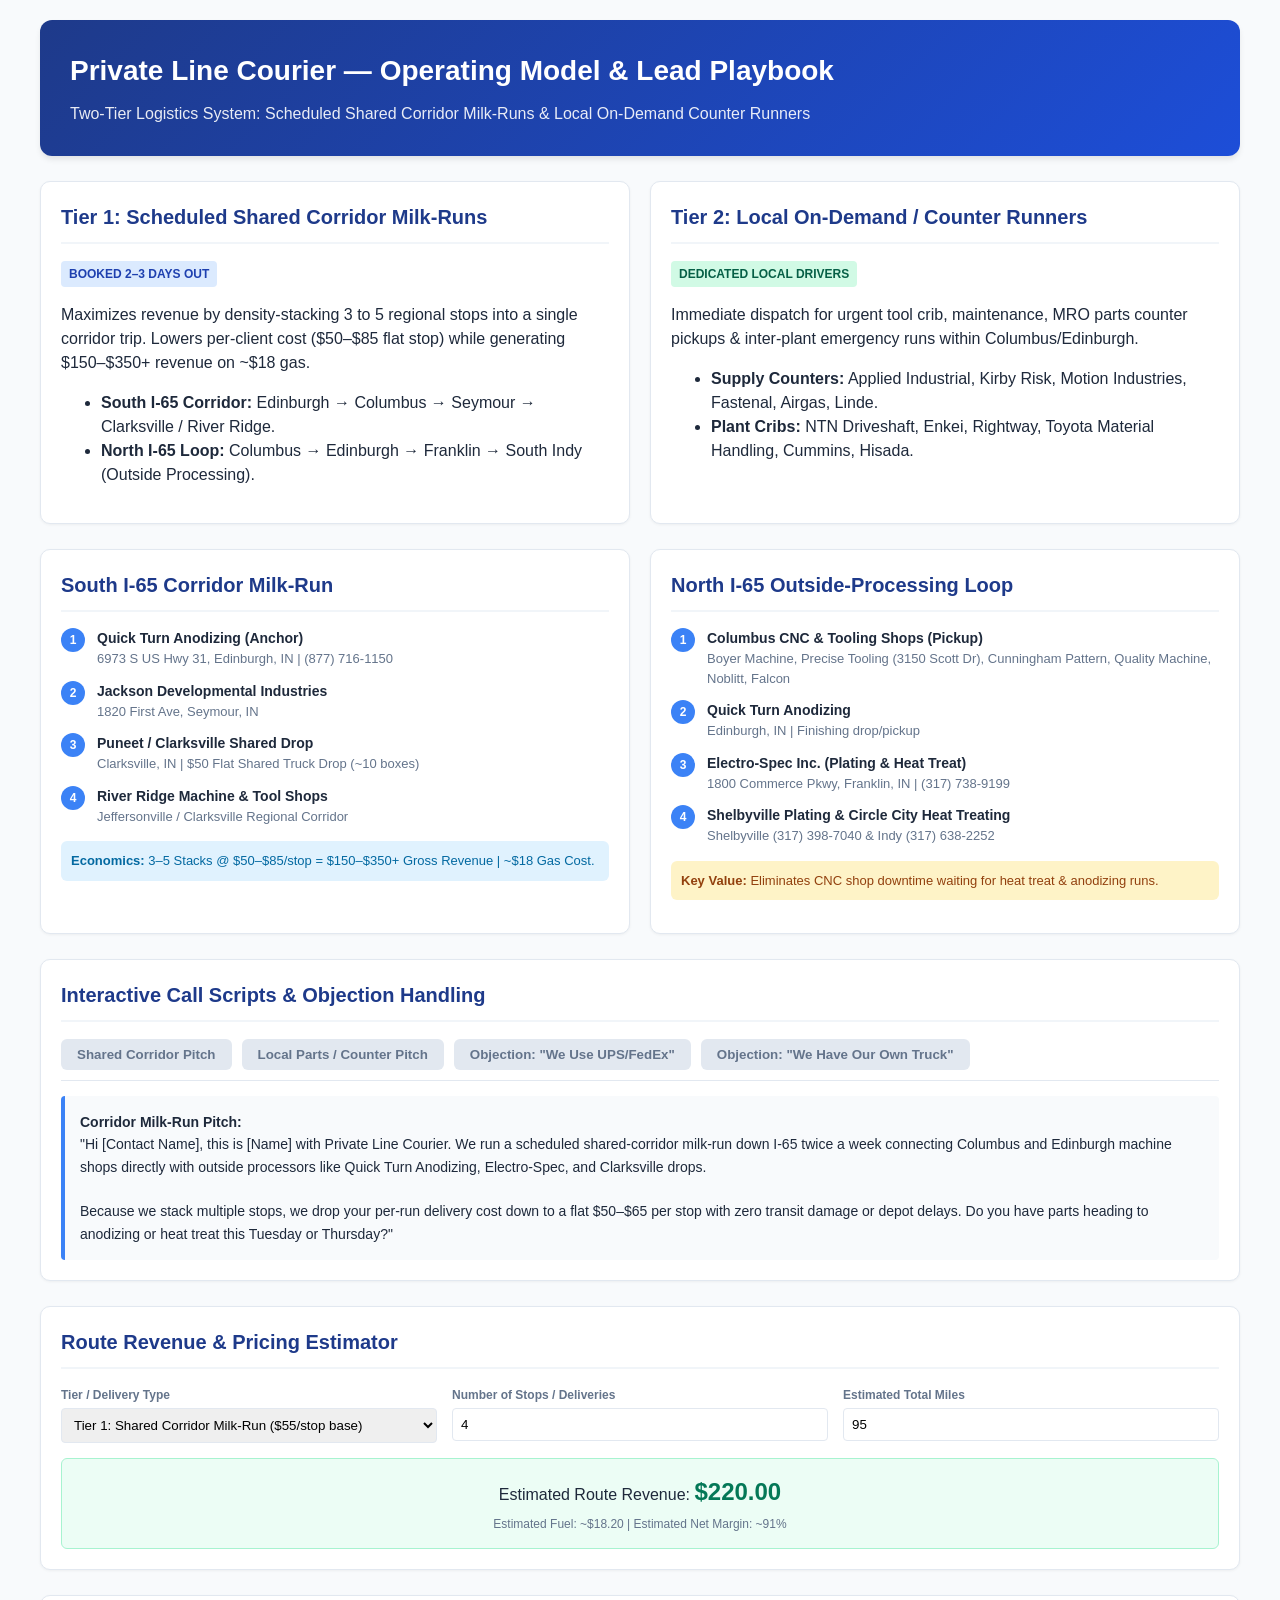
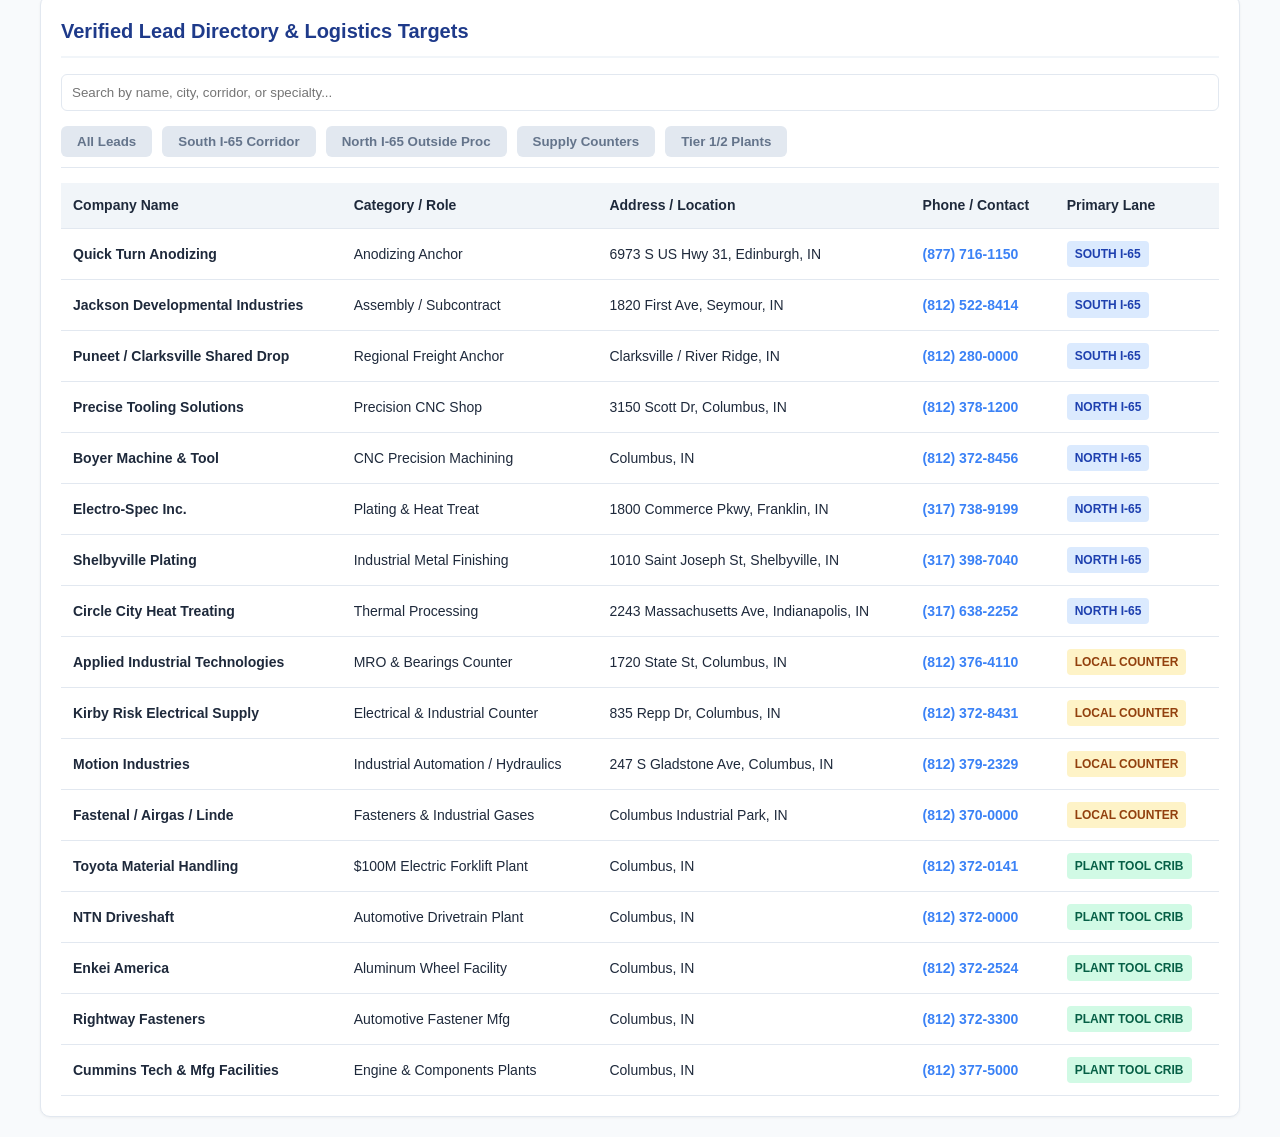
<file: playbook.html>
<!DOCTYPE html>
<html lang="en">
<head>
    <meta charset="UTF-8">
    <meta name="viewport" content="width=device-width, initial-scale=1.0">
    <title>Private Line Courier — Lead Playbook & Route Scheduler</title>
    <style>
        :root {
            --primary: #1e3a8a;
            --primary-light: #3b82f6;
            --accent: #10b981;
            --bg: #f8fafc;
            --card-bg: #ffffff;
            --text: #1e293b;
            --text-muted: #64748b;
            --border: #e2e8f0;
        }
        body {
            font-family: -apple-system, BlinkMacSystemFont, "Segoe UI", Roboto, Helvetica, Arial, sans-serif;
            background-color: var(--bg);
            color: var(--text);
            margin: 0;
            padding: 20px;
            line-height: 1.5;
        }
        .container {
            max-width: 1200px;
            margin: 0 auto;
        }
        header {
            background: linear-gradient(135deg, #1e3a8a, #1d4ed8);
            color: white;
            padding: 30px;
            border-radius: 12px;
            margin-bottom: 25px;
            box-shadow: 0 4px 6px -1px rgba(0, 0, 0, 0.1);
        }
        header h1 { margin: 0 0 10px 0; font-size: 28px; }
        header p { margin: 0; opacity: 0.9; font-size: 16px; }
        
        .grid {
            display: grid;
            grid-template-columns: repeat(auto-fit, minmax(350px, 1fr));
            gap: 20px;
            margin-bottom: 25px;
        }
        .card {
            background: var(--card-bg);
            border-radius: 10px;
            padding: 20px;
            border: 1px solid var(--border);
            box-shadow: 0 1px 3px rgba(0,0,0,0.05);
        }
        .card h2 {
            font-size: 20px;
            color: var(--primary);
            margin-top: 0;
            border-bottom: 2px solid #f1f5f9;
            padding-bottom: 10px;
        }
        
        .badge {
            display: inline-block;
            padding: 4px 8px;
            border-radius: 4px;
            font-size: 12px;
            font-weight: bold;
            text-transform: uppercase;
        }
        .badge-scheduled { background: #dbeafe; color: #1e40af; }
        .badge-ondemand { background: #d1fae5; color: #065f46; }
        .badge-counter { background: #fef3c7; color: #92400e; }
        
        .route-step {
            display: flex;
            align-items: flex-start;
            margin-bottom: 12px;
        }
        .step-num {
            background: var(--primary-light);
            color: white;
            width: 24px;
            height: 24px;
            border-radius: 50%;
            display: flex;
            align-items: center;
            justify-content: center;
            font-size: 12px;
            font-weight: bold;
            margin-right: 12px;
            flex-shrink: 0;
        }
        .step-info { font-size: 14px; }
        .step-info strong { color: var(--text); }
        .step-info span { color: var(--text-muted); font-size: 13px; display: block; }
        
        /* Interactive Tabs */
        .tabs { display: flex; gap: 10px; margin-bottom: 15px; border-bottom: 1px solid var(--border); padding-bottom: 10px; }
        .tab-btn {
            background: #e2e8f0;
            border: none;
            padding: 8px 16px;
            border-radius: 6px;
            cursor: pointer;
            font-weight: 600;
            color: var(--text-muted);
        }
        .tab-btn.active { background: var(--primary); color: white; }
        
        /* Directory Table */
        .search-bar { width: 100%; padding: 10px; border: 1px solid var(--border); border-radius: 6px; margin-bottom: 15px; box-sizing: border-box; }
        table { width: 100%; border-collapse: collapse; text-align: left; font-size: 14px; }
        th, td { padding: 12px; border-bottom: 1px solid var(--border); }
        th { background-color: #f1f5f9; color: var(--text); font-weight: 600; }
        tr:hover { background-color: #f8fafc; }
        
        a.tel-link {
            color: var(--primary-light);
            text-decoration: none;
            font-weight: bold;
        }
        a.tel-link:hover { text-decoration: underline; }
        
        /* Script Box */
        .script-box {
            background: #f8fafc;
            border-left: 4px solid var(--primary-light);
            padding: 15px;
            border-radius: 4px;
            font-size: 14px;
            line-height: 1.6;
            margin-top: 10px;
        }
        
        /* Calculator */
        .calc-input {
            display: flex;
            gap: 15px;
            margin-bottom: 15px;
        }
        .calc-field { flex: 1; }
        .calc-field label { display: block; font-size: 12px; color: var(--text-muted); font-weight: bold; margin-bottom: 4px; }
        .calc-field input, .calc-field select { width: 100%; padding: 8px; border: 1px solid var(--border); border-radius: 4px; box-sizing: border-box; }
        .calc-result {
            background: #ecfdf5;
            border: 1px solid #a7f3d0;
            padding: 15px;
            border-radius: 6px;
            text-align: center;
        }
        .calc-result .val { font-size: 24px; font-weight: bold; color: #047857; }
    </style>
</head>
<body>

<div class="container">
    <header>
        <h1>Private Line Courier — Operating Model & Lead Playbook</h1>
        <p>Two-Tier Logistics System: Scheduled Shared Corridor Milk-Runs & Local On-Demand Counter Runners</p>
    </header>

    <!-- Two-Tier Strategy Highlights -->
    <div class="grid">
        <div class="card">
            <h2>Tier 1: Scheduled Shared Corridor Milk-Runs</h2>
            <p><span class="badge badge-scheduled">Booked 2–3 Days Out</span></p>
            <p>Maximizes revenue by density-stacking 3 to 5 regional stops into a single corridor trip. Lowers per-client cost ($50–$85 flat stop) while generating $150–$350+ revenue on ~$18 gas.</p>
            <ul>
                <li><strong>South I-65 Corridor:</strong> Edinburgh → Columbus → Seymour → Clarksville / River Ridge.</li>
                <li><strong>North I-65 Loop:</strong> Columbus → Edinburgh → Franklin → South Indy (Outside Processing).</li>
            </ul>
        </div>
        <div class="card">
            <h2>Tier 2: Local On-Demand / Counter Runners</h2>
            <p><span class="badge badge-ondemand">Dedicated Local Drivers</span></p>
            <p>Immediate dispatch for urgent tool crib, maintenance, MRO parts counter pickups & inter-plant emergency runs within Columbus/Edinburgh.</p>
            <ul>
                <li><strong>Supply Counters:</strong> Applied Industrial, Kirby Risk, Motion Industries, Fastenal, Airgas, Linde.</li>
                <li><strong>Plant Cribs:</strong> NTN Driveshaft, Enkei, Rightway, Toyota Material Handling, Cummins, Hisada.</li>
            </ul>
        </div>
    </div>

    <!-- Corridor Routes Detailed Section -->
    <div class="grid">
        <div class="card">
            <h2>South I-65 Corridor Milk-Run</h2>
            <div class="route-step">
                <div class="step-num">1</div>
                <div class="step-info">
                    <strong>Quick Turn Anodizing (Anchor)</strong>
                    <span>6973 S US Hwy 31, Edinburgh, IN | (877) 716-1150</span>
                </div>
            </div>
            <div class="route-step">
                <div class="step-num">2</div>
                <div class="step-info">
                    <strong>Jackson Developmental Industries</strong>
                    <span>1820 First Ave, Seymour, IN</span>
                </div>
            </div>
            <div class="route-step">
                <div class="step-num">3</div>
                <div class="step-info">
                    <strong>Puneet / Clarksville Shared Drop</strong>
                    <span>Clarksville, IN | $50 Flat Shared Truck Drop (~10 boxes)</span>
                </div>
            </div>
            <div class="route-step">
                <div class="step-num">4</div>
                <div class="step-info">
                    <strong>River Ridge Machine & Tool Shops</strong>
                    <span>Jeffersonville / Clarksville Regional Corridor</span>
                </div>
            </div>
            <p style="background:#e0f2fe; padding:10px; border-radius:6px; font-size:13px; color:#0369a1; margin-top:15px;">
                <strong>Economics:</strong> 3–5 Stacks @ $50–$85/stop = $150–$350+ Gross Revenue | ~$18 Gas Cost.
            </p>
        </div>

        <div class="card">
            <h2>North I-65 Outside-Processing Loop</h2>
            <div class="route-step">
                <div class="step-num">1</div>
                <div class="step-info">
                    <strong>Columbus CNC & Tooling Shops (Pickup)</strong>
                    <span>Boyer Machine, Precise Tooling (3150 Scott Dr), Cunningham Pattern, Quality Machine, Noblitt, Falcon</span>
                </div>
            </div>
            <div class="route-step">
                <div class="step-num">2</div>
                <div class="step-info">
                    <strong>Quick Turn Anodizing</strong>
                    <span>Edinburgh, IN | Finishing drop/pickup</span>
                </div>
            </div>
            <div class="route-step">
                <div class="step-num">3</div>
                <div class="step-info">
                    <strong>Electro-Spec Inc. (Plating & Heat Treat)</strong>
                    <span>1800 Commerce Pkwy, Franklin, IN | (317) 738-9199</span>
                </div>
            </div>
            <div class="route-step">
                <div class="step-num">4</div>
                <div class="step-info">
                    <strong>Shelbyville Plating & Circle City Heat Treating</strong>
                    <span>Shelbyville (317) 398-7040 & Indy (317) 638-2252</span>
                </div>
            </div>
            <p style="background:#fef3c7; padding:10px; border-radius:6px; font-size:13px; color:#92400e; margin-top:15px;">
                <strong>Key Value:</strong> Eliminates CNC shop downtime waiting for heat treat & anodizing runs.
            </p>
        </div>
    </div>

    <!-- Interactive Call Scripts -->
    <div class="card" style="margin-bottom: 25px;">
        <h2>Interactive Call Scripts & Objection Handling</h2>
        <div class="tabs">
            <button class="tab-btn active" onclick="showScript('milkrun')">Shared Corridor Pitch</button>
            <button class="tab-btn" onclick="showScript('counter')">Local Parts / Counter Pitch</button>
            <button class="tab-btn" onclick="showScript('objection-ups')">Objection: "We Use UPS/FedEx"</button>
            <button class="tab-btn" onclick="showScript('objection-in-house')">Objection: "We Have Our Own Truck"</button>
        </div>
        <div id="script-content" class="script-box">
            <!-- Dynamic Script -->
        </div>
    </div>

    <!-- Pricing Calculator -->
    <div class="card" style="margin-bottom: 25px;">
        <h2>Route Revenue & Pricing Estimator</h2>
        <div class="calc-input">
            <div class="calc-field">
                <label>Tier / Delivery Type</label>
                <select id="calc-tier" onchange="calculateRate()">
                    <option value="shared">Tier 1: Shared Corridor Milk-Run ($55/stop base)</option>
                    <option value="dedicated">Hot Shot Dedicated Run ($1.85/mile + $35 flag)</option>
                    <option value="counter">Tier 2: Local Counter / Tool Crib Run ($35 flat local)</option>
                </select>
            </div>
            <div class="calc-field">
                <label>Number of Stops / Deliveries</label>
                <input type="number" id="calc-stops" value="4" min="1" oninput="calculateRate()">
            </div>
            <div class="calc-field">
                <label>Estimated Total Miles</label>
                <input type="number" id="calc-miles" value="95" min="1" oninput="calculateRate()">
            </div>
        </div>
        <div class="calc-result">
            Estimated Route Revenue: <span id="calc-total" class="val">$220.00</span>
            <div style="font-size:12px; color:var(--text-muted); margin-top:5px;" id="calc-breakdown">
                Estimated Fuel: ~$18.20 | Estimated Net Margin: ~91%
            </div>
        </div>
    </div>

    <!-- Lead Directory Table -->
    <div class="card">
        <h2>Verified Lead Directory & Logistics Targets</h2>
        <input type="text" id="directory-search" class="search-bar" placeholder="Search by name, city, corridor, or specialty..." onkeyup="filterDirectory()">
        
        <div class="tabs">
            <button class="tab-btn active" onclick="filterCategory('ALL')">All Leads</button>
            <button class="tab-btn" onclick="filterCategory('South I-65')">South I-65 Corridor</button>
            <button class="tab-btn" onclick="filterCategory('North I-65')">North I-65 Outside Proc</button>
            <button class="tab-btn" onclick="filterCategory('Counter')">Supply Counters</button>
            <button class="tab-btn" onclick="filterCategory('Plant')">Tier 1/2 Plants</button>
        </div>

        <table id="directory-table">
            <thead>
                <tr>
                    <th>Company Name</th>
                    <th>Category / Role</th>
                    <th>Address / Location</th>
                    <th>Phone / Contact</th>
                    <th>Primary Lane</th>
                </tr>
            </thead>
            <tbody>
                <!-- South I-65 -->
                <tr data-category="South I-65">
                    <td><strong>Quick Turn Anodizing</strong></td>
                    <td>Anodizing Anchor</td>
                    <td>6973 S US Hwy 31, Edinburgh, IN</td>
                    <td><a class="tel-link" href="tel:8777161150">(877) 716-1150</a></td>
                    <td><span class="badge badge-scheduled">South I-65</span></td>
                </tr>
                <tr data-category="South I-65">
                    <td><strong>Jackson Developmental Industries</strong></td>
                    <td>Assembly / Subcontract</td>
                    <td>1820 First Ave, Seymour, IN</td>
                    <td><a class="tel-link" href="tel:8125228414">(812) 522-8414</a></td>
                    <td><span class="badge badge-scheduled">South I-65</span></td>
                </tr>
                <tr data-category="South I-65">
                    <td><strong>Puneet / Clarksville Shared Drop</strong></td>
                    <td>Regional Freight Anchor</td>
                    <td>Clarksville / River Ridge, IN</td>
                    <td><a class="tel-link" href="tel:8122800000">(812) 280-0000</a></td>
                    <td><span class="badge badge-scheduled">South I-65</span></td>
                </tr>

                <!-- North I-65 -->
                <tr data-category="North I-65">
                    <td><strong>Precise Tooling Solutions</strong></td>
                    <td>Precision CNC Shop</td>
                    <td>3150 Scott Dr, Columbus, IN</td>
                    <td><a class="tel-link" href="tel:8123781200">(812) 378-1200</a></td>
                    <td><span class="badge badge-scheduled">North I-65</span></td>
                </tr>
                <tr data-category="North I-65">
                    <td><strong>Boyer Machine & Tool</strong></td>
                    <td>CNC Precision Machining</td>
                    <td>Columbus, IN</td>
                    <td><a class="tel-link" href="tel:8123728456">(812) 372-8456</a></td>
                    <td><span class="badge badge-scheduled">North I-65</span></td>
                </tr>
                <tr data-category="North I-65">
                    <td><strong>Electro-Spec Inc.</strong></td>
                    <td>Plating & Heat Treat</td>
                    <td>1800 Commerce Pkwy, Franklin, IN</td>
                    <td><a class="tel-link" href="tel:3177389199">(317) 738-9199</a></td>
                    <td><span class="badge badge-scheduled">North I-65</span></td>
                </tr>
                <tr data-category="North I-65">
                    <td><strong>Shelbyville Plating</strong></td>
                    <td>Industrial Metal Finishing</td>
                    <td>1010 Saint Joseph St, Shelbyville, IN</td>
                    <td><a class="tel-link" href="tel:3173987040">(317) 398-7040</a></td>
                    <td><span class="badge badge-scheduled">North I-65</span></td>
                </tr>
                <tr data-category="North I-65">
                    <td><strong>Circle City Heat Treating</strong></td>
                    <td>Thermal Processing</td>
                    <td>2243 Massachusetts Ave, Indianapolis, IN</td>
                    <td><a class="tel-link" href="tel:3176382252">(317) 638-2252</a></td>
                    <td><span class="badge badge-scheduled">North I-65</span></td>
                </tr>

                <!-- Counter Leads -->
                <tr data-category="Counter">
                    <td><strong>Applied Industrial Technologies</strong></td>
                    <td>MRO & Bearings Counter</td>
                    <td>1720 State St, Columbus, IN</td>
                    <td><a class="tel-link" href="tel:8123764110">(812) 376-4110</a></td>
                    <td><span class="badge badge-counter">Local Counter</span></td>
                </tr>
                <tr data-category="Counter">
                    <td><strong>Kirby Risk Electrical Supply</strong></td>
                    <td>Electrical & Industrial Counter</td>
                    <td>835 Repp Dr, Columbus, IN</td>
                    <td><a class="tel-link" href="tel:8123728431">(812) 372-8431</a></td>
                    <td><span class="badge badge-counter">Local Counter</span></td>
                </tr>
                <tr data-category="Counter">
                    <td><strong>Motion Industries</strong></td>
                    <td>Industrial Automation / Hydraulics</td>
                    <td>247 S Gladstone Ave, Columbus, IN</td>
                    <td><a class="tel-link" href="tel:8123792329">(812) 379-2329</a></td>
                    <td><span class="badge badge-counter">Local Counter</span></td>
                </tr>
                <tr data-category="Counter">
                    <td><strong>Fastenal / Airgas / Linde</strong></td>
                    <td>Fasteners & Industrial Gases</td>
                    <td>Columbus Industrial Park, IN</td>
                    <td><a class="tel-link" href="tel:8123700000">(812) 370-0000</a></td>
                    <td><span class="badge badge-counter">Local Counter</span></td>
                </tr>

                <!-- Plant Maintenance -->
                <tr data-category="Plant">
                    <td><strong>Toyota Material Handling</strong></td>
                    <td>$100M Electric Forklift Plant</td>
                    <td>Columbus, IN</td>
                    <td><a class="tel-link" href="tel:8123720141">(812) 372-0141</a></td>
                    <td><span class="badge badge-ondemand">Plant Tool Crib</span></td>
                </tr>
                <tr data-category="Plant">
                    <td><strong>NTN Driveshaft</strong></td>
                    <td>Automotive Drivetrain Plant</td>
                    <td>Columbus, IN</td>
                    <td><a class="tel-link" href="tel:8123720000">(812) 372-0000</a></td>
                    <td><span class="badge badge-ondemand">Plant Tool Crib</span></td>
                </tr>
                <tr data-category="Plant">
                    <td><strong>Enkei America</strong></td>
                    <td>Aluminum Wheel Facility</td>
                    <td>Columbus, IN</td>
                    <td><a class="tel-link" href="tel:8123722524">(812) 372-2524</a></td>
                    <td><span class="badge badge-ondemand">Plant Tool Crib</span></td>
                </tr>
                <tr data-category="Plant">
                    <td><strong>Rightway Fasteners</strong></td>
                    <td>Automotive Fastener Mfg</td>
                    <td>Columbus, IN</td>
                    <td><a class="tel-link" href="tel:8123723300">(812) 372-3300</a></td>
                    <td><span class="badge badge-ondemand">Plant Tool Crib</span></td>
                </tr>
                <tr data-category="Plant">
                    <td><strong>Cummins Tech & Mfg Facilities</strong></td>
                    <td>Engine & Components Plants</td>
                    <td>Columbus, IN</td>
                    <td><a class="tel-link" href="tel:8123775000">(812) 377-5000</a></td>
                    <td><span class="badge badge-ondemand">Plant Tool Crib</span></td>
                </tr>
            </tbody>
        </table>
    </div>
</div>

<script>
    const scripts = {
        'milkrun': `<strong>Corridor Milk-Run Pitch:</strong><br>
"Hi [Contact Name], this is [Name] with Private Line Courier. We run a scheduled shared-corridor milk-run down I-65 twice a week connecting Columbus and Edinburgh machine shops directly with outside processors like Quick Turn Anodizing, Electro-Spec, and Clarksville drops.<br><br>
Because we stack multiple stops, we drop your per-run delivery cost down to a flat $50–$65 per stop with zero transit damage or depot delays. Do you have parts heading to anodizing or heat treat this Tuesday or Thursday?"`,
        
        'counter': `<strong>Local Parts & Counter Runner Pitch:</strong><br>
"Hi [Shipping Manager / Maintenance Lead], I'm calling from Private Line Courier here in Columbus. We run dedicated local counter runners specifically for emergency parts pickups from Kirby Risk, Applied Industrial, and Motion Industries straight to plant maintenance cribs.<br><br>
When a line goes down or a technician needs a valve or bearing immediately, we pick up at the counter and deliver straight to your crib in under 45 minutes. Can I send you a quick 1-page rate card?"`,

        'objection-ups': `<strong>Handling "We Use UPS / FedEx":</strong><br>
"We love UPS for standard small boxes! But for precision machined parts going to anodizing or heat treat, UPS requires heavy boxing, packaging time, and 24-48 hour depot transit time. Our shared corridor milk-run picks up parts right off your dock in totes or racks and delivers same-day without re-packaging or risk of freight damage, often at less than freight costs."`,

        'objection-in-house': `<strong>Handling "We Have Our Own Drivers / Vans":</strong><br>
"That makes total sense for full truckloads! But sending a shop technician or foreman on a 2-hour round trip to Franklin or Edinburgh costs you $30+/hr plus wear and tear and lost shop floor production. We handle those routine outside-processing drops for $50 flat so your machinist stays at their CNC machine."`
    };

    function showScript(key) {
        document.getElementById('script-content').innerHTML = scripts[key];
        document.querySelectorAll('.tabs button').forEach(b => b.classList.remove('active'));
        event.target.classList.add('active');
    }

    // Initialize default script
    showScript('milkrun');

    function calculateRate() {
        const tier = document.getElementById('calc-tier').value;
        const stops = parseInt(document.getElementById('calc-stops').value) || 1;
        const miles = parseInt(document.getElementById('calc-miles').value) || 1;

        let total = 0;
        if (tier === 'shared') {
            total = stops * 55;
        } else if (tier === 'dedicated') {
            total = 35 + (miles * 1.85);
        } else if (tier === 'counter') {
            total = stops * 35;
        }

        const estFuel = (miles / 18) * 3.45;
        const margin = total > 0 ? (((total - estFuel) / total) * 100).toFixed(0) : 0;

        document.getElementById('calc-total').innerText = '$' + total.toFixed(2);
        document.getElementById('calc-breakdown').innerText = `Estimated Fuel: ~$${estFuel.toFixed(2)} | Estimated Margin: ~${margin}%`;
    }

    function filterDirectory() {
        const q = document.getElementById('directory-search').value.toLowerCase();
        const rows = document.querySelectorAll('#directory-table tbody tr');
        rows.forEach(row => {
            const text = row.innerText.toLowerCase();
            row.style.display = text.includes(q) ? '' : 'none';
        });
    }

    function filterCategory(cat) {
        const rows = document.querySelectorAll('#directory-table tbody tr');
        rows.forEach(row => {
            if (cat === 'ALL' || row.getAttribute('data-category') === cat) {
                row.style.display = '';
            } else {
                row.style.display = 'none';
            }
        });
    }
</script>

</body>
</html>
</file>
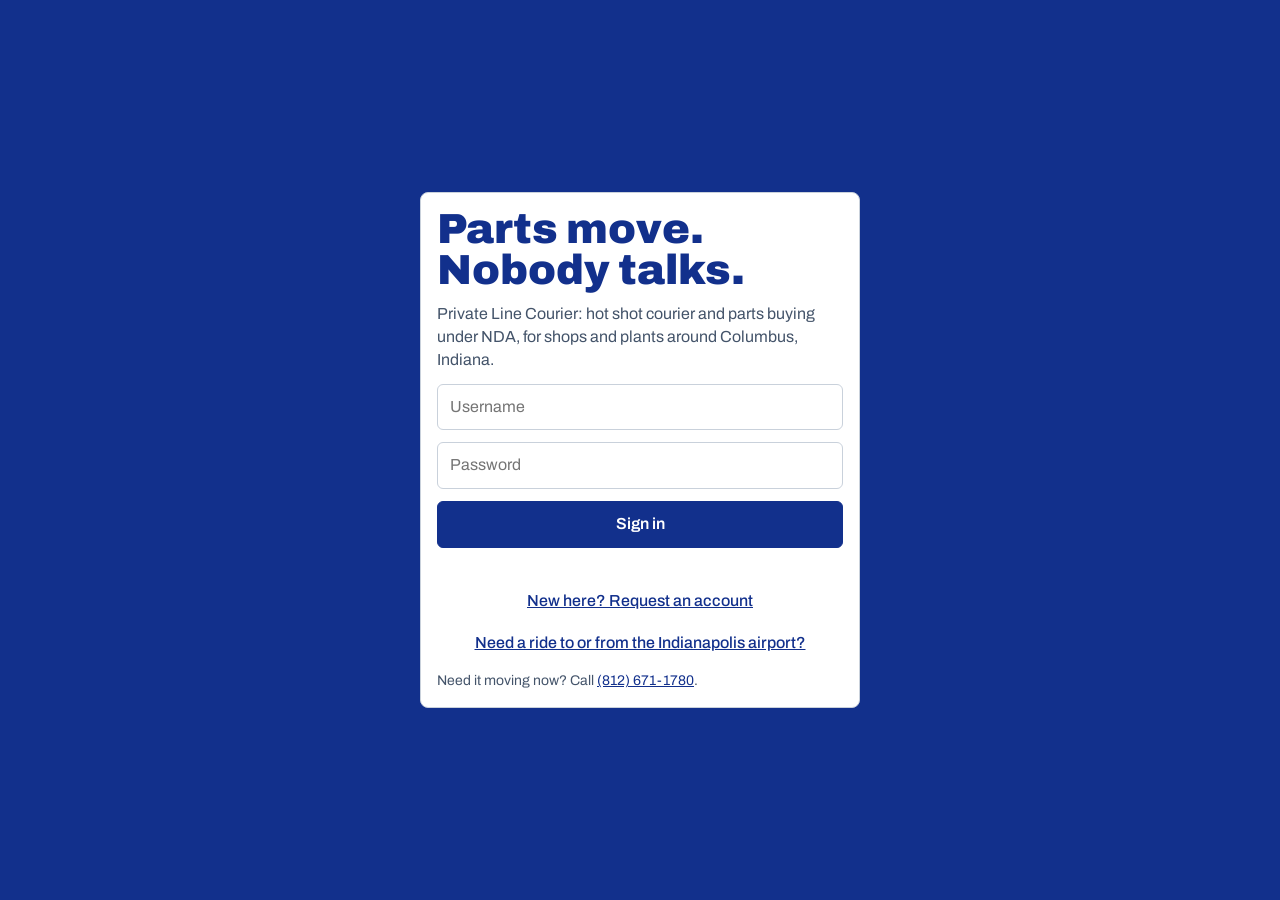
<file: messaging/courier.html>
<!doctype html>
<html lang="en">
<head>
<meta charset="utf-8">
<meta name="viewport" content="width=device-width, initial-scale=1, viewport-fit=cover">
<meta http-equiv="Content-Security-Policy" content="default-src 'self'; script-src 'self' https://unpkg.com; style-src 'self' 'unsafe-inline' https://unpkg.com; font-src 'self'; img-src 'self' data: blob: https://xppyedslhbrnqnymaaxb.supabase.co https://tile.openstreetmap.org https://server.arcgisonline.com https://tile.googleapis.com; connect-src 'self' https://xppyedslhbrnqnymaaxb.supabase.co wss://xppyedslhbrnqnymaaxb.supabase.co https://tile.googleapis.com; worker-src 'self'; manifest-src 'self'; base-uri 'none'; form-action 'none'">
<title>Private Line Courier</title>
<meta name="robots" content="noindex, nofollow">
<link rel="manifest" href="/messaging/manifest.json">
<link rel="icon" href="/messaging/icon-192.png">
<link rel="apple-touch-icon" href="/messaging/apple-touch-icon.png">
<meta name="theme-color" content="#12308C">
<meta name="mobile-web-app-capable" content="yes">
<meta name="apple-mobile-web-app-capable" content="yes">
<link rel="stylesheet" href="/messaging/courier.css">
</head>
<body>
<div id="root"></div>
<div id="print-area" aria-hidden="true"></div>
<script src="/messaging/supabase.min.js"></script>
<script src="/messaging/courier-data.js"></script>
<script src="/messaging/courier-demo.js"></script>
<script src="/messaging/qr.js"></script>
<script src="/messaging/courier.js"></script>
</body>
</html>
</file>
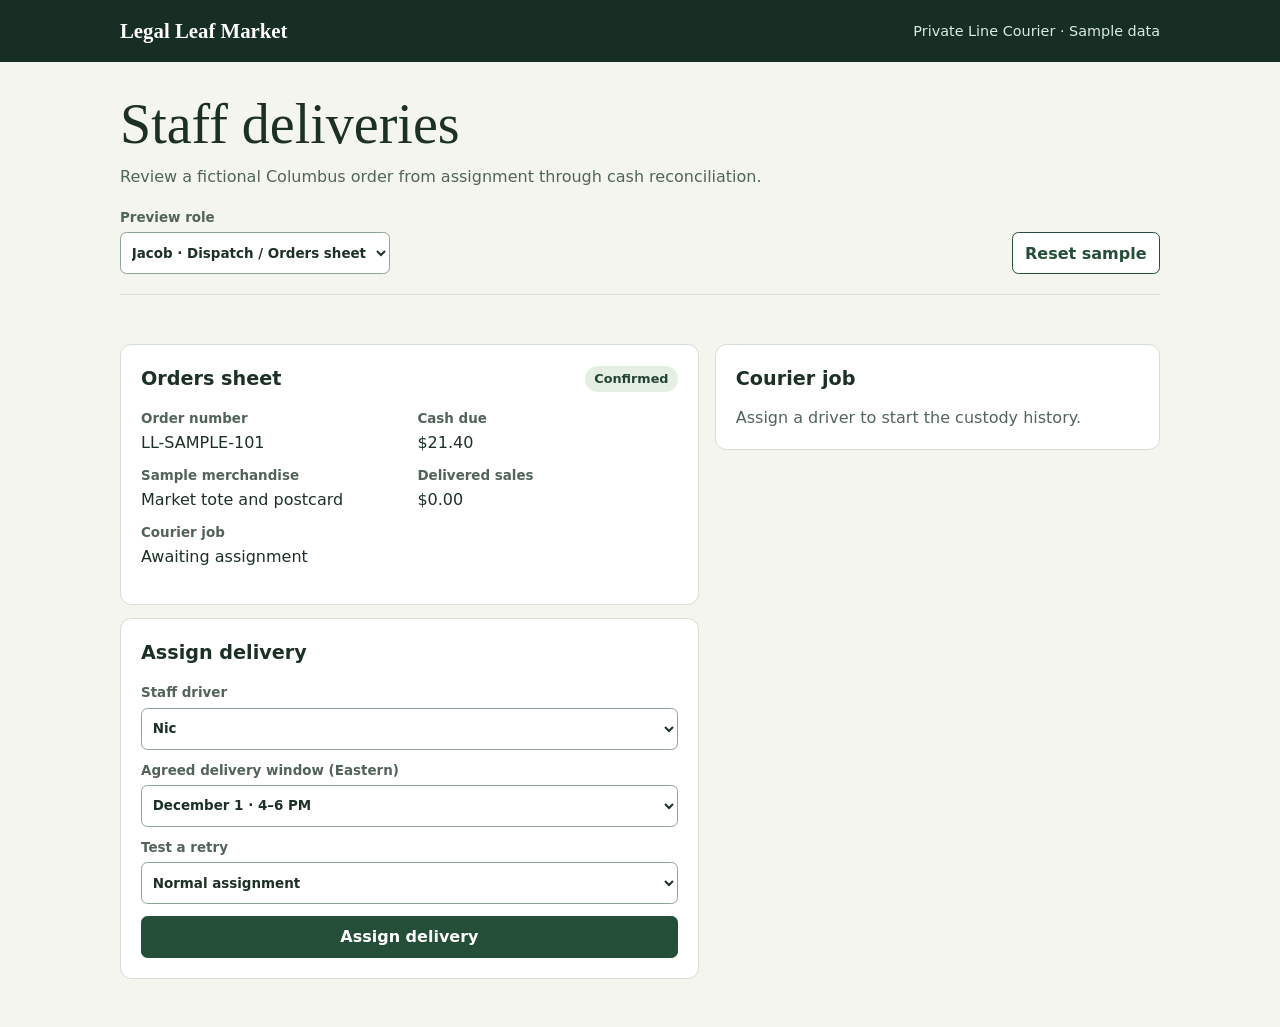
<file: messaging/legal-leaf-delivery-preview.html>
<!doctype html>
<html lang="en">
<head>
<meta charset="utf-8">
<meta name="viewport" content="width=device-width, initial-scale=1">
<meta name="robots" content="noindex, nofollow">
<meta http-equiv="Content-Security-Policy" content="default-src 'none'; script-src 'unsafe-inline'; style-src 'unsafe-inline'; form-action 'none'; base-uri 'none'">
<title>Legal Leaf Market | Staff delivery preview</title>
<style>
:root { color-scheme:light; --ink:#1d3026; --muted:#52645a; --line:#d4dfd3; --green:#254e39; --paper:#f3f5ee; font:16px/1.45 system-ui,sans-serif; color:var(--ink); background:var(--paper); }
* { box-sizing:border-box; }
body { margin:0; }
header { background:#172e24; color:#fff; padding:1rem max(1.25rem, calc((100vw - 1040px)/2)); display:flex; flex-wrap:wrap; align-items:center; justify-content:space-between; gap:.6rem 1rem; }
header strong { font-family:Georgia,serif; font-size:1.3rem; }
header span { color:#dbebdc; font-size:.9rem; }
main { max-width:1080px; padding:2rem 1.25rem 3rem; margin:auto; }
h1,h2,p { margin:0; }
h1 { font:clamp(2.3rem, 6vw, 3.5rem)/1.08 Georgia,serif; }
h2 { font-size:1.2rem; }
.intro { color:var(--muted); margin:.65rem 0 1.25rem; }
.toolbar { display:flex; flex-wrap:wrap; align-items:end; justify-content:space-between; gap:.8rem; border-bottom:1px solid var(--line); padding-bottom:1.25rem; }
.grid { display:grid; grid-template-columns:1.3fr 1fr; gap:1rem; }
.card { min-width:0; background:#fff; padding:1.25rem; border:1px solid var(--line); border-radius:.7rem; }
.card + .card { margin-top:.85rem; }
.topline,.actions { display:flex; flex-wrap:wrap; gap:.65rem; align-items:center; }
.topline { justify-content:space-between; margin-bottom:.8rem; }
.pill { background:#e5eee3; color:#234432; font-size:.8rem; font-weight:700; padding:.22rem .58rem; border-radius:1rem; }
.details { display:grid; grid-template-columns:repeat(2,minmax(0,1fr)); gap:.75rem 1rem; margin:1rem 0; }
dt, label { color:var(--muted); font-size:.84rem; font-weight:650; }
dd { margin:.14rem 0 0; overflow-wrap:anywhere; }
label { display:grid; gap:.3rem; }
input, select, button { min-height:42px; border-radius:.4rem; font:inherit; }
input, select { border:1px solid #91a493; color:var(--ink); background:white; padding:.42rem; width:100%; }
button { cursor:pointer; background:var(--green); color:white; border:1px solid var(--green); font-weight:650; padding:.48rem .78rem; }
button.secondary { background:white; color:var(--green); }
button:disabled { opacity:.55; cursor:default; }
:focus-visible { outline:3px solid #aa681a; outline-offset:3px; }
.form { display:grid; gap:.7rem; margin:1rem 0 0; }
.check { display:flex; align-items:center; gap:.5rem; }
.check input { width:1rem; margin:0; min-height:1rem; }
#notice { min-height:1.65rem; margin:.7rem 0; color:var(--green); font-weight:650; }
.subtle, .timeline { color:var(--muted); }
.timeline { padding-left:1.2rem; margin:.65rem 0 0; }
.timeline li + li { margin-top:.32rem; }
@media(max-width:700px) { .grid { grid-template-columns:1fr; } main { padding-top:1.4rem; } .card { padding:1rem; } }
</style>
</head>
<body>
<header><strong>Legal Leaf Market</strong><span>Private Line Courier · Sample data</span></header>
<main>
<h1>Staff deliveries</h1>
<p class="intro">Review a fictional Columbus order from assignment through cash reconciliation.</p>
<div class="toolbar">
  <label>Preview role<select id="role" aria-label="Preview role">
    <option value="dispatch">Jacob · Dispatch / Orders sheet</option>
    <option value="nic">Nic · Staff driver</option>
    <option value="anthony">Anthony · Staff driver</option>
    <option value="outside">Outside courier</option>
    <option value="visitor">Signed-out visitor</option>
  </select></label>
  <button class="secondary" id="reset">Reset sample</button>
</div>
<p id="notice" role="status"></p>
<div id="content"></div>
</main>
<script>
'use strict';
const order = { number: 'LL-SAMPLE-101', amountCents: 2140 };
const drivers = { nic: 'Nic', anthony: 'Anthony' };
const reasons = {
  recipient_unavailable: 'Recipient unavailable',
  id_check_failed: 'ID check failed',
  cash_short_or_missing: 'Cash short or missing'
};
const labels = { assigned: 'Assigned', picked_up: 'Picked up', handed_off: 'Handoff complete', failed: 'Failed attempt', cancelled: 'Cancelled', rescheduled: 'Rescheduled' };
const windows = ['December 1 · 4–6 PM', 'December 2 · 10 AM–noon', 'December 2 · 4–6 PM'];
const role = document.querySelector('#role');
const content = document.querySelector('#content');
const notice = document.querySelector('#notice');
const initial = () => ({ job: null, sheetRef: null, retail: 'Confirmed', reconciliation: null });
let state = initial();

function node(tag, text, attrs = {}) {
  const el = document.createElement(tag);
  for (const [key, value] of Object.entries(attrs)) el.setAttribute(key, value);
  if (text !== null) el.textContent = text;
  return el;
}
function button(text, handler, secondary = false) {
  const el = node('button', text, { type: 'button', class: secondary ? 'secondary' : '' });
  el.addEventListener('click', handler);
  return el;
}
function select(label, choices, selected) {
  const field = node('label', label);
  const input = node('select', null, { 'aria-label': label });
  for (const [value, name] of Object.entries(choices)) input.append(node('option', name, { value }));
  if (selected !== undefined) input.value = selected;
  field.append(input);
  return { field, input };
}
function details(values) {
  const list = node('dl', null, { class: 'details' });
  for (const [term, value] of Object.entries(values)) {
    const item = node('div', null);
    item.append(node('dt', term), node('dd', value));
    list.append(item);
  }
  return list;
}
function card(title, status) {
  const section = node('section', null, { class: 'card' });
  const heading = node('div', null, { class: 'topline' });
  heading.append(node('h2', title));
  if (status) heading.append(node('span', status, { class: 'pill' }));
  section.append(heading);
  return section;
}
function actions(...buttons) {
  const group = node('div', null, { class: 'actions' });
  group.append(...buttons);
  return group;
}
function done(message) {
  render();
  notice.textContent = message;
}
function event(outcome, reason) {
  state.job.events.push({ outcome, reason, attempt: state.job.attempt });
}
function assign(driver, window, failure) {
  const existing = state.job !== null;
  if (!existing) {
    state.job = { id: 'LL-DEMO-JOB-101', driver, window, attempt: 1, status: 'assigned', events: [] };
    event('assigned');
  }
  if (failure) {
    done(failure === 'timeout' ? 'Simulated timeout after job creation. Retry to recover the job reference.' :
      'Simulated Orders sheet writeback failure. Retry to recover the job reference.');
    return;
  }
  state.sheetRef = state.job.id;
  done(existing ? 'Existing job linked to the Orders sheet.' : 'Driver assigned and job linked to the Orders sheet.');
}
function assignmentCard(job) {
  const section = card(job ? 'Manage attempt' : 'Assign delivery');
  const driver = select('Staff driver', drivers, job?.driver);
  const window = select('Agreed delivery window (Eastern)', windows, job?.window);
  const fields = node('div', null, { class: 'form' });
  fields.append(driver.field, window.field);
  if (job) {
    const reschedule = button('Reschedule / reassign', () => {
      Object.assign(job, { driver: driver.input.value, window: window.input.value, status: 'assigned', attempt: job.attempt + 1 });
      event('rescheduled');
      done('New attempt scheduled on the same job.');
    });
    const cancel = button('Cancel delivery', () => {
      job.status = 'cancelled';
      event('cancelled');
      done('Delivery cancelled. Review the retail order in the Orders sheet.');
    }, true);
    fields.append(actions(reschedule, cancel));
  } else {
    const failure = select('Test a retry', { none: 'Normal assignment', timeout: 'Timeout after job creation', sheet: 'Orders sheet writeback failure' });
    fields.append(failure.field, button('Assign delivery', () => assign(driver.input.value, window.input.value, failure.input.value === 'none' ? null : failure.input.value)));
  }
  section.append(fields);
  return section;
}
function retailCard() {
  const section = card('Orders sheet', state.retail);
  const money = cents => '$' + (cents / 100).toFixed(2);
  section.append(details({
    'Order number': order.number, 'Cash due': money(order.amountCents),
    'Sample merchandise': 'Market tote and postcard', 'Delivered sales': state.retail === 'Delivered' ? money(order.amountCents) : '$0.00',
    'Courier job': state.sheetRef || 'Awaiting assignment'
  }));
  if (state.sheetRef) {
    const link = node('a', 'View courier job', { href: '#job' });
    section.append(link);
  }
  if (state.reconciliation) {
    const { id, cents, attempt } = state.reconciliation;
    section.append(details({ 'Reconciled attempt': String(attempt), 'Recorded ID check': id ? 'Passed' : 'Failed', 'Cash received': money(cents), 'Discrepancy': money(order.amountCents - cents) }));
  }
  if (!['handed_off', 'failed'].includes(state.job?.status) || state.retail === 'Delivered') return section;

  const fields = node('form', null, { class: 'form' });
  const check = select('Doorstep ID check', { '': 'Select outcome', pass: 'Passed', fail: 'Failed' });
  const label = node('label', 'Cash received');
  const amount = node('input', null, { type: 'number', step: '0.01', min: '0', max: '9999', inputmode: 'decimal', required: '' });
  label.append(amount);
  check.input.required = true;
  fields.append(check.field, label, node('button', 'Record reconciliation', { type: 'submit' }));
  fields.addEventListener('submit', (e) => {
    e.preventDefault();
    const cents = Math.round(Number(amount.value) * 100);
    const id = check.input.value === 'pass';
    state.reconciliation = { id, cents, attempt: state.job.attempt };
    const delivered = state.job.status === 'handed_off' && id && cents === order.amountCents;
    state.retail = delivered ? 'Delivered' : 'Confirmed';
    done(delivered ? 'Handoff, ID and full cash verified. Retail order marked Delivered.' :
      'Discrepancy recorded. Retail order remains open and excluded from delivered sales.');
  });
  section.append(fields);
  return section;
}
function courierCard(job, dispatch) {
  const section = card('Courier job', labels[job.status]);
  section.id = 'job';
  section.append(details({
    'Job reference': job.id, 'Order number': order.number, 'Driver': drivers[job.driver],
    'Agreed window (Eastern)': windows[job.window], 'Pickup': 'Legal Leaf Market · sample pickup desk',
    'Drop-off': '100 Example Lane, Columbus, IN', 'Recipient': 'Taylor Sample', 'Contact': '812-555-0101',
    'Instructions': 'Use the front entrance.'
  }));
  if (!dispatch && job.status === 'assigned') {
    section.append(button('Record pickup', () => {
      job.status = 'picked_up';
      event('picked_up');
      done('Pickup recorded.');
    }));
  }
  if (!dispatch && job.status === 'picked_up') {
    const reason = select('Failed attempt reason', reasons);
    const ready = node('label', 'ID matched and full cash collected', { class: 'check' });
    const confirm = node('input', null, { type: 'checkbox' });
    ready.prepend(confirm);
    const handOff = button('Complete handoff', () => {
      if (!confirm.checked) return;
      job.status = 'handed_off';
      event('handed_off');
      done('Handoff recorded. Dispatch can reconcile the retail order.');
    });
    handOff.disabled = true;
    confirm.addEventListener('change', () => { handOff.disabled = !confirm.checked; });
    const fields = node('div', null, { class: 'form' });
    fields.append(ready, actions(handOff), reason.field, actions(button('Record failed attempt', () => {
      job.status = 'failed';
      event('failed', reason.input.value);
      done('Failed attempt recorded. Dispatch can reschedule or cancel.');
    }, true)));
    section.append(fields);
  }
  const list = node('ol', null, { class: 'timeline', 'aria-label': 'Custody history' });
  for (const entry of job.events) {
    list.append(node('li', 'Attempt ' + entry.attempt + ' · ' + labels[entry.outcome] +
      (entry.reason ? ' · ' + reasons[entry.reason] : '')));
  }
  section.append(list);
  return section;
}
function render() {
  const job = state.job;
  content.replaceChildren();
  if (role.value === 'dispatch') {
    const grid = node('div', null, { class: 'grid' });
    const left = node('div', null);
    const right = node('div', null);
    left.append(retailCard());
    if (!state.sheetRef) {
      if (job) {
        const retry = card('Link courier job');
        retry.append(button('Retry assignment writeback', () => assign(job.driver, job.window, null)));
        left.append(retry);
      } else {
        left.append(assignmentCard(null));
      }
    }
    if (job) {
      right.append(courierCard(job, true));
      if (state.sheetRef && ['assigned', 'failed'].includes(job.status)) right.append(assignmentCard(job));
    } else {
      const empty = card('Courier job');
      empty.append(node('p', 'Assign a driver to start the custody history.', { class: 'subtle' }));
      right.append(empty);
    }
    grid.append(left, right);
    content.append(grid);
    return;
  }
  if (job && job.driver === role.value) {
    content.append(courierCard(job, false));
    if (job.status === 'assigned') notice.textContent = 'Assignment alert · A staff delivery is assigned to you.';
    return;
  }
  const empty = card(drivers[role.value] ? 'No assigned deliveries' : 'Staff access required');
  empty.append(node('p', drivers[role.value] ? 'Your assigned jobs will appear here.' :
    'This sample role has no access to Legal Leaf staff jobs.', { class: 'subtle' }));
  content.append(empty);
}
role.addEventListener('change', () => { notice.textContent = ''; render(); });
document.querySelector('#reset').addEventListener('click', () => {
  state = initial();
  role.value = 'dispatch';
  done('Sample reset.');
});
render();
</script>
</body>
</html>
</file>
<file: messaging/courier.css>
/* Private Line Courier. Two faces of one service:
   the customer portal is bright shop paper with layout-dye blue and safety yellow,
   and the internal side stays dark to match Private Line. The job traveler is the signature. */
@font-face { font-family: "Archivo"; src: url("/messaging/fonts/archivo-latin-wght-normal.woff2") format("woff2"); font-weight: 100 900; font-display: swap; }

:root {
  --dye: #12308c; --dye-ink: #0b1f5c; --hi: #ffd400; --ink: #10203a; --ink-2: #44546a; --line: #c9d1db;
  --bg: #e9edf2; --panel: #ffffff; --panel-2: #f3f5f8; --good: #0b6e4f; --bad: #b3261e; --focus: #12308c;
  --st: env(safe-area-inset-top, 0px); --sb: env(safe-area-inset-bottom, 0px);
}
.internal {
  --dye: #6f8fff; --dye-ink: #a9bcff; --ink: #eef1f6; --ink-2: #a2adbd; --line: #2a3140;
  --bg: #0f1115; --panel: #171a21; --panel-2: #1e2330; --good: #4cc38a; --bad: #ff7a7e; --focus: #ffd400;
}
* { box-sizing: border-box; -webkit-tap-highlight-color: transparent; }
html, body { margin: 0; background: var(--bg); color: var(--ink); font: 16px/1.42 Archivo, -apple-system, "Segoe UI", Roboto, sans-serif; }
h1, h2, h3, p { margin: 0; }
h1 { font-size: 30px; line-height: 1.05; font-weight: 800; }
h2 { font-size: 21px; line-height: 1.15; font-weight: 800; }
h3 { font-size: 16px; font-weight: 700; }
a { color: var(--dye); }
button, input, select, textarea { font: inherit; color: inherit; }
button { cursor: pointer; border: 1px solid var(--line); background: var(--panel); border-radius: 6px; padding: 11px 15px; min-height: 44px; font-weight: 600; }
button:hover:not(:disabled) { border-color: var(--ink-2); }
button.primary { background: var(--dye); border-color: var(--dye); color: #fff; }
.internal button.primary { background: var(--hi); border-color: var(--hi); color: #10203a; }
button.hot { background: var(--hi); border-color: #c9a700; color: #10203a; }
button.danger { color: var(--bad); }
button.link { background: none; border: 0; padding: 4px 0; min-height: 0; color: var(--dye); text-decoration: underline; font-weight: 500; }
button:disabled { opacity: .45; cursor: default; }
:focus-visible { outline: 3px solid var(--focus); outline-offset: 2px; }
input, select, textarea { width: 100%; padding: 11px 12px; min-height: 44px; border: 1px solid var(--line); border-radius: 6px; background: var(--panel); font-size: 16px; }
textarea { min-height: 76px; resize: vertical; }
input[type=checkbox], input[type=radio] { width: 20px; height: 20px; min-height: 0; flex: none; margin: 2px 0 0; accent-color: var(--dye); }
label.f { display: grid; gap: 4px; font-size: 14px; font-weight: 600; }
label.c { display: flex; gap: 10px; align-items: flex-start; font-size: 15px; }
.muted { color: var(--ink-2); }
.small { font-size: 14px; }
.err { color: var(--bad); font-size: 14px; font-weight: 600; min-height: 1em; }
.row { display: flex; gap: 10px; flex-wrap: wrap; align-items: center; }
.between { justify-content: space-between; }
.stack { display: grid; gap: 12px; }
.grid2 { display: grid; grid-template-columns: repeat(2, minmax(0, 1fr)); gap: 12px; }
.hidden { display: none !important; }

/* Shell */
.demo-bar { background: var(--hi); color: #10203a; font-size: 14px; padding: 8px 16px; display: flex; gap: 10px; flex-wrap: wrap; align-items: center; font-weight: 600; }
.demo-bar select { width: auto; min-height: 36px; padding: 4px 8px; background: #fff; color: #10203a; }
.top { background: #12308c; color: #fff; padding: calc(10px + var(--st)) 16px 10px; display: flex; gap: 16px; align-items: center; flex-wrap: wrap; }
.internal .top { background: #171a21; border-bottom: 1px solid var(--line); }
.brand { font-weight: 800; font-size: 18px; }
.tabs { display: flex; gap: 4px; flex: 1; flex-wrap: wrap; }
.tabs a { color: #dfe6ff; text-decoration: none; padding: 9px 12px; border-radius: 6px; font-weight: 600; font-size: 15px; }
.tabs a.on { background: #fff; color: #12308c; }
.internal .tabs a.on { background: var(--hi); color: #10203a; }
.top .who { font-size: 14px; }
.top button.link { color: #fff; }
.badge { display: inline-block; min-width: 20px; padding: 0 6px; margin-left: 5px; border-radius: 10px; background: var(--hi); color: #10203a; font-size: 13px; font-weight: 800; text-align: center; }
main { max-width: 1120px; margin: 0 auto; padding: 20px 16px calc(40px + var(--sb)); display: grid; gap: 16px; }
.card { background: var(--panel); border: 1px solid var(--line); border-radius: 8px; padding: 16px; display: grid; gap: 12px; }

/* Sign in, NDA */
.gate { min-height: 100vh; display: grid; place-items: center; padding: 16px; background: #12308c; }
.gate .card { width: 100%; max-width: 440px; }
.gate h1 { font-size: 42px; font-weight: 900; line-height: .98; color: #12308c; }
.nda-text { max-height: 46vh; overflow: auto; white-space: pre-wrap; font-size: 14.5px; line-height: 1.5; border: 1px solid var(--line); border-radius: 6px; padding: 14px; background: var(--panel-2); }
.gate.wide .card { max-width: 720px; }
.demo-pick { display: grid; gap: 8px; }
.demo-pick button { text-align: left; }
.demo-pick small { display: block; font-weight: 400; color: var(--ink-2); }

/* Order builder */
.builder { display: grid; grid-template-columns: minmax(0, 1fr) minmax(300px, 380px); gap: 16px; align-items: start; }
.run { position: sticky; top: 12px; }
.filters { display: flex; gap: 6px; flex-wrap: wrap; }
.chip { padding: 7px 11px; min-height: 36px; border-radius: 18px; font-size: 14px; font-weight: 600; background: var(--panel); }
.chip.on { background: var(--dye); color: #fff; border-color: var(--dye); }
.internal .chip.on { color: #10203a; background: var(--hi); border-color: var(--hi); }
.sup-list { display: grid; gap: 8px; }
.sup { border: 1px solid var(--line); border-radius: 6px; padding: 12px; background: var(--panel); display: grid; gap: 6px; }
.sup h3 { font-size: 16.5px; }
.sup .meta { font-size: 14px; color: var(--ink-2); }
.sup .links { display: flex; gap: 12px; flex-wrap: wrap; font-size: 14px; align-items: center; }
.tag { display: inline-block; font-size: 12.5px; font-weight: 700; padding: 1px 7px; border-radius: 4px; background: var(--panel-2); color: var(--ink-2); border: 1px solid var(--line); }
.tag.verify { background: #fff4c2; color: #5c4a00; border-color: #d9c35b; }
.tag.net { background: #d9f2e6; color: #0b5a40; border-color: #8fd0b3; }

/* The job traveler: a punched tag with the route down one line */
.traveler { position: relative; background: var(--hi); color: #10203a; border-radius: 4px; padding: 16px 16px 16px 44px; clip-path: polygon(22px 0, 100% 0, 100% 100%, 0 100%, 0 22px); display: grid; gap: 12px; }
.traveler::before { content: ""; position: absolute; left: 14px; top: 26px; width: 14px; height: 14px; border-radius: 50%; background: var(--bg); box-shadow: inset 0 1px 2px rgba(0,0,0,.4); }
.traveler h2 { color: #10203a; font-size: 26px; font-weight: 900; }
.traveler .status { background: #fff; color: #10203a; border-color: #10203a; }
.traveler .status.hot, .traveler .status.act { background: #10203a; color: #ffd400; border-color: #10203a; }
.traveler a, .traveler .muted { color: #10203a; }
.route { display: grid; }
.stop { display: grid; grid-template-columns: 22px minmax(0, 1fr); gap: 12px; }
.stop .rail { display: flex; flex-direction: column; align-items: center; }
.stop .dot { width: 20px; height: 20px; border-radius: 50%; border: 3px solid var(--ink); background: var(--panel); flex: none; }
.stop.done .dot { background: var(--good); border-color: var(--good); }
.stop.arrived .dot { background: var(--hi); }
.stop .bar { width: 3px; flex: 1; background: var(--ink); min-height: 16px; }
.stop:last-child .bar { display: none; }
.stop .body { padding-bottom: 16px; display: grid; gap: 5px; min-width: 0; }
.stop:last-child .body { padding-bottom: 0; }
.stop .where { font-weight: 700; }
.stop .line { font-size: 14px; }
.lineitem { display: flex; gap: 8px; justify-content: space-between; font-size: 14px; border-top: 1px solid var(--line); padding-top: 5px; }
.speed { display: grid; grid-template-columns: repeat(2, minmax(0, 1fr)); gap: 8px; }
.speed button { text-align: left; font-size: 14.5px; }
.speed button small { display: block; font-weight: 400; }
.speed button.on { outline: 3px solid var(--dye); outline-offset: 1px; }
.internal .speed button.on { outline-color: var(--hi); }

/* Dialog */
.scrim { position: fixed; inset: 0; background: rgba(16,32,58,.55); display: grid; place-items: center; padding: 16px; z-index: 900; overflow: auto; }
.dialog { background: var(--panel); border-radius: 8px; padding: 18px; width: 100%; max-width: 480px; display: grid; gap: 12px; }

/* Lists */
.status { display: inline-block; font-size: 13.5px; font-weight: 700; padding: 2px 9px; border-radius: 4px; background: var(--panel-2); border: 1px solid var(--line); white-space: nowrap; }
.status.hot { background: var(--hi); color: #10203a; border-color: #c9a700; }
.status.act { background: var(--dye); color: #fff; border-color: var(--dye); }
.internal .status.act { color: #10203a; background: var(--dye-ink); border-color: var(--dye-ink); }
.status.ok { background: #d9f2e6; color: #0b5a40; border-color: #8fd0b3; }
.status.off { color: var(--ink-2); }
.job { display: grid; gap: 4px; text-decoration: none; color: inherit; border: 1px solid var(--line); border-radius: 6px; background: var(--panel); padding: 12px; }
.job:hover { border-color: var(--ink-2); }
.job .ref { font-weight: 800; font-size: 17px; font-variant-numeric: tabular-nums; }
.board { display: grid; grid-template-columns: repeat(4, minmax(0, 1fr)); gap: 12px; align-items: start; }
.board > section { display: grid; gap: 8px; align-content: start; }
.board h2 { font-size: 16px; display: flex; justify-content: space-between; }
.empty { color: var(--ink-2); font-size: 14.5px; padding: 8px 0; }
.quote-lines { display: grid; gap: 4px; font-variant-numeric: tabular-nums; }
.quote-lines div { display: flex; justify-content: space-between; gap: 12px; }
.quote-lines .total { font-weight: 800; font-size: 20px; border-top: 2px solid var(--ink); padding-top: 6px; }
.msg { padding: 8px 11px; border-radius: 6px; background: var(--panel-2); font-size: 15px; display: grid; gap: 2px; }
.msg.mine { background: var(--panel-2); border-left: 3px solid var(--dye); }
.msg.inner { outline: 1px dashed var(--line); }
.msg small { color: var(--ink-2); font-size: 12.5px; }
.timeline { display: grid; gap: 6px; font-size: 14px; }
.timeline div { display: flex; justify-content: space-between; gap: 12px; }
.detail { display: grid; grid-template-columns: minmax(0, 1fr) minmax(280px, 380px); gap: 16px; align-items: start; }
.map { height: 340px; border-radius: 8px; border: 1px solid var(--line); background: var(--panel-2); overflow: hidden; }
.map.tall { height: 58vh; min-height: 340px; }
.map .notice { padding: 16px; font-size: 14.5px; color: var(--ink-2); }
.pin { width: 30px; height: 30px; margin: -15px 0 0 -15px; border-radius: 50%; background: #ffd400; color: #10203a; border: 3px solid #10203a; display: grid; place-items: center; font-weight: 800; font-size: 13px; }
.pin.stop-pin { background: #12308c; color: #fff; border-color: #fff; }
.duty { display: flex; gap: 12px; align-items: center; justify-content: space-between; flex-wrap: wrap; }
.duty.on { border-color: var(--good); }
.big { min-height: 56px; font-size: 18px; width: 100%; }
.toast { position: fixed; left: 50%; bottom: calc(18px + var(--sb)); transform: translateX(-50%); background: #10203a; color: #fff; padding: 12px 16px; border-radius: 6px; z-index: 1000; font-weight: 600; max-width: calc(100vw - 32px); box-shadow: 0 2px 10px rgba(0,0,0,.3); }
.toast.hot { background: var(--hi); color: #10203a; }
table.t { width: 100%; border-collapse: collapse; font-size: 14.5px; }
table.t th, table.t td { text-align: left; padding: 8px 6px; border-bottom: 1px solid var(--line); vertical-align: top; }
.scrollx { overflow-x: auto; }
@media (max-width: 860px) {
  .builder, .detail, .board { grid-template-columns: minmax(0, 1fr); }
  /* On a phone the next thing to do (approve, quote, dispatch) comes before the route. */
  .detail { display: flex; flex-direction: column; align-items: stretch; }
  .detail > .stack { display: contents; }
  .detail .acts { order: -1; }
  .run { position: static; }
  .tabs { order: 3; flex-basis: 100%; }
}
@media (prefers-reduced-motion: reduce) { * { transition: none !important; animation: none !important; } }

/* Box tags: printed on plain paper, cut out and taped to each box. */
#print-area { display: none; }
@media print {
  body.printing #root, body.printing .toast, body.printing .scrim { display: none !important; }
  body.printing, html.internal body.printing { background: #fff !important; }
  body.printing #print-area { display: block; }
  @page { margin: 0.4in; }
}
.tag-sheet { display: grid; grid-template-columns: repeat(2, minmax(0, 1fr)); gap: 0.3in; color: #000; font-family: Archivo, Arial, sans-serif; }
.ptag { border: 2px solid #000; border-radius: 4px; padding: 0.18in; display: grid; grid-template-columns: 1.4in minmax(0, 1fr); gap: 0.15in; align-items: center; break-inside: avoid; }
.ptag img { width: 1.4in; height: 1.4in; image-rendering: pixelated; grid-row: span 4; }
.ptag-brand { font-size: 11pt; font-weight: 700; }
.ptag-ref { font-size: 26pt; font-weight: 900; line-height: 1; }
.ptag-box { font-size: 13pt; font-weight: 700; }
.ptag-note { font-size: 9.5pt; }
.scan-video { width: 100%; max-height: 50vh; border-radius: 6px; background: #000; object-fit: cover; }
.share-url { font-size: 13px; }
</file>
